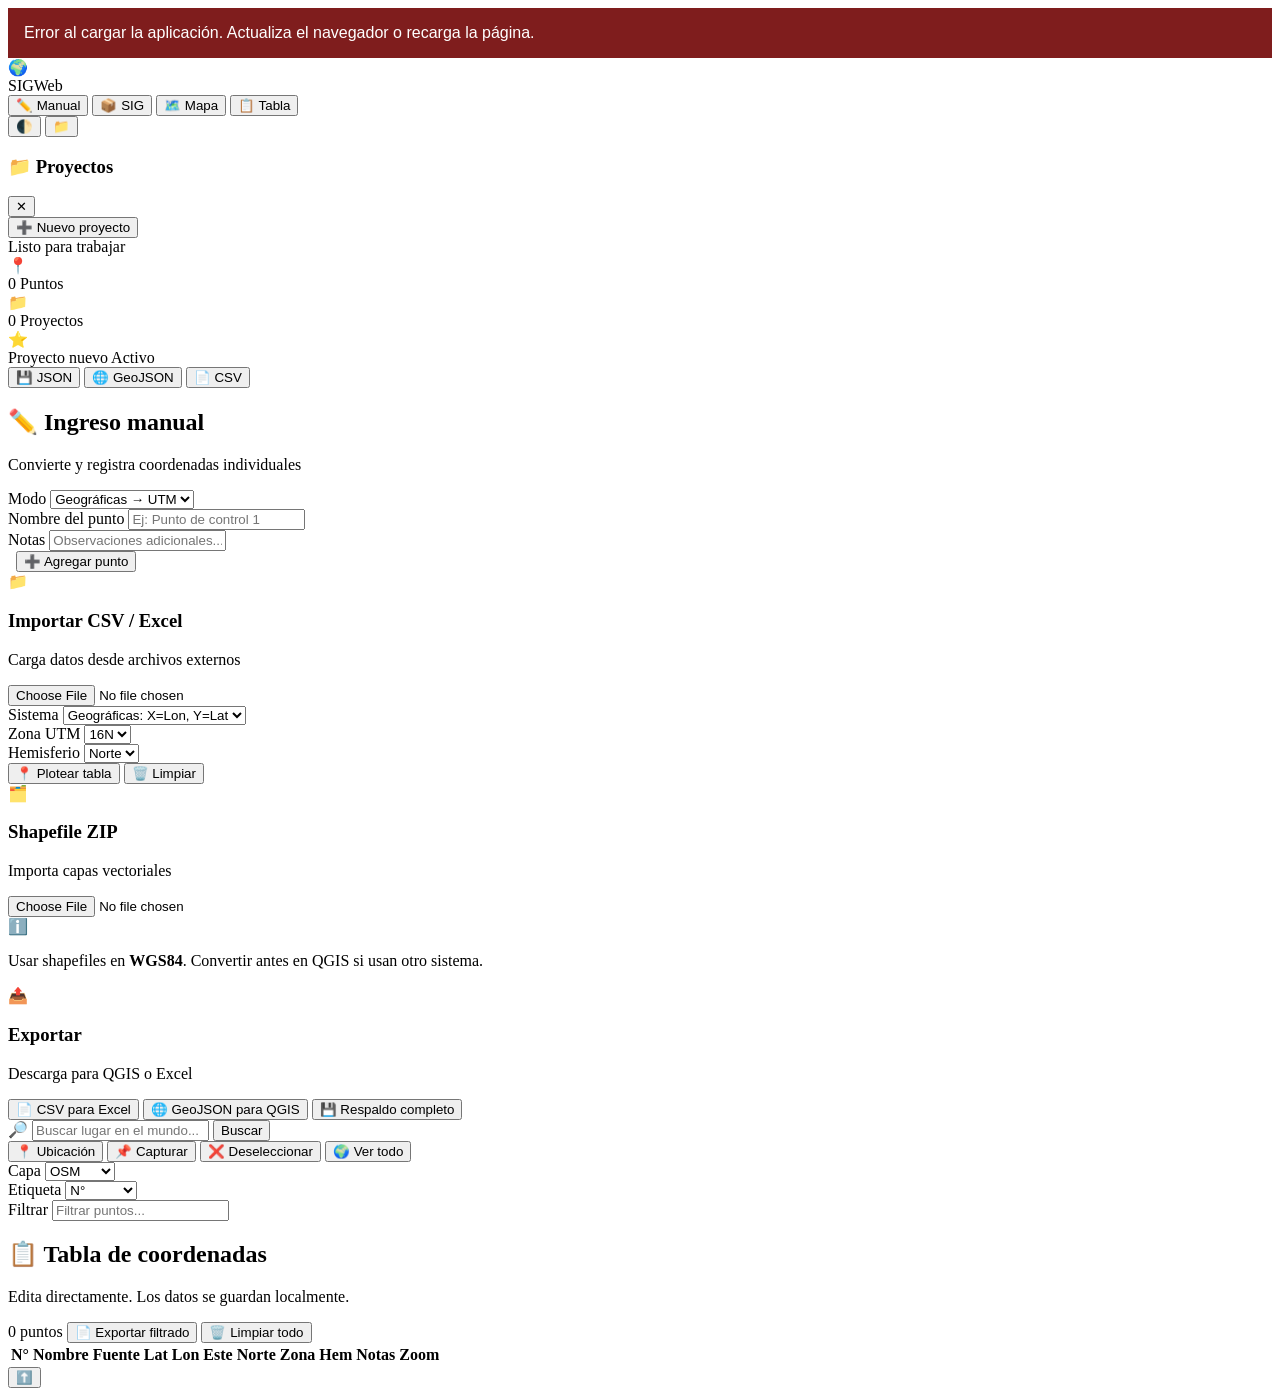
<file: index.html>
<!doctype html>
<html lang="es">
<head>
  <meta charset="UTF-8" />
  <meta name="viewport" content="width=device-width, initial-scale=1.0" />
  <title>Utilidades SIG Web v3.0</title>
  <link rel="stylesheet" href="src/styles-v3.css?v=300" />
  <link rel="preconnect" href="https://fonts.googleapis.com">
  <link href="https://fonts.googleapis.com/css2?family=Outfit:wght@300;400;500;600;700;800&display=swap" rel="stylesheet">
</head>
<body>
  <div id="app">
    <!-- Floating Nav -->
    <nav class="float-nav">
      <div class="nav-brand">
        <div class="logo">🌍</div>
        <span class="logo-text">SIG<span>Web</span></span>
      </div>
      <div class="nav-tabs">
        <button class="nav-tab active" data-tab="manual" onclick="switchTab('manual')">
          <span class="tab-icon">✏️</span>
          <span class="tab-label">Manual</span>
        </button>
        <button class="nav-tab" data-tab="gis" onclick="switchTab('gis')">
          <span class="tab-icon">📦</span>
          <span class="tab-label">SIG</span>
        </button>
        <button class="nav-tab" data-tab="map" onclick="switchTab('map')">
          <span class="tab-icon">🗺️</span>
          <span class="tab-label">Mapa</span>
        </button>
        <button class="nav-tab" data-tab="table" onclick="switchTab('table')">
          <span class="tab-icon">📋</span>
          <span class="tab-label">Tabla</span>
        </button>
      </div>
      <div class="nav-actions">
        <button class="btn-icon" onclick="toggleTheme()" title="Cambiar tema">🌓</button>
        <button class="btn-icon" onclick="showProjectsPanel()" title="Proyectos">📁</button>
      </div>
    </nav>

    <!-- Projects Panel (Slide-over) -->
    <div id="projectsPanel" class="slide-panel">
      <div class="panel-header">
        <h3>📁 Proyectos</h3>
        <button class="btn-icon" onclick="hideProjectsPanel()">✕</button>
      </div>
      <div class="panel-body">
        <button class="btn btn-primary btn-full" onclick="newProject();hideProjectsPanel()">➕ Nuevo proyecto</button>
        <div id="projects" class="projects-list"></div>
      </div>
      <div class="panel-footer">
        <div id="msg" class="toast">Listo para trabajar</div>
      </div>
    </div>
    <div id="panelOverlay" class="panel-overlay" onclick="hideProjectsPanel()"></div>

    <!-- Main Content -->
    <main class="main">
      <!-- Hero Stats Bar -->
      <div class="stats-bar">
        <div class="stat-card">
          <span class="stat-icon">📍</span>
          <div class="stat-info">
            <span id="pointCount" class="stat-value">0</span>
            <span class="stat-label">Puntos</span>
          </div>
        </div>
        <div class="stat-card">
          <span class="stat-icon">📁</span>
          <div class="stat-info">
            <span id="projectCount" class="stat-value">0</span>
            <span class="stat-label">Proyectos</span>
          </div>
        </div>
        <div class="stat-card active-project">
          <span class="stat-icon">⭐</span>
          <div class="stat-info">
            <span id="activeProjectName" class="stat-value truncate">Proyecto nuevo</span>
            <span class="stat-label">Activo</span>
          </div>
        </div>
        <div class="stat-actions">
          <button class="btn btn-glass" onclick="backupProject()">💾 JSON</button>
          <button class="btn btn-glass" onclick="exportGeoJSON()">🌐 GeoJSON</button>
          <button class="btn btn-glass" onclick="exportCsv(false)">📄 CSV</button>
        </div>
      </div>

      <!-- Tab: Manual -->
      <div id="tab-manual" class="tab-content active">
        <div class="content-grid">
          <div class="glass-card form-card">
            <div class="card-glow"></div>
            <h2 class="card-title">✏️ Ingreso manual</h2>
            <p class="card-subtitle">Convierte y registra coordenadas individuales</p>

            <div class="form-grid">
              <div class="input-group">
                <label>Modo</label>
                <select id="mode" onchange="renderForm()">
                  <option value="geo">Geográficas → UTM</option>
                  <option value="utm">UTM → Geográficas</option>
                </select>
              </div>
              <div class="input-group wide">
                <label>Nombre del punto</label>
                <input id="name" placeholder="Ej: Punto de control 1" />
              </div>
            </div>

            <div id="coordForm" class="form-grid"></div>

            <div class="form-grid">
              <div class="input-group wide">
                <label>Notas</label>
                <input id="notes" placeholder="Observaciones adicionales..." />
              </div>
              <div class="input-group action">
                <label>&nbsp;</label>
                <button class="btn btn-gradient btn-large" onclick="addManual()">
                  <span class="btn-glow"></span>
                  ➕ Agregar punto
                </button>
              </div>
            </div>
          </div>
        </div>
      </div>

      <!-- Tab: GIS Module -->
      <div id="tab-gis" class="tab-content">
        <div class="bento-grid">
          <!-- Import CSV/Excel -->
          <div class="glass-card bento-item bento-large">
            <div class="card-glow blue"></div>
            <div class="card-header-flex">
              <div class="card-icon-wrap blue">📁</div>
              <div>
                <h3>Importar CSV / Excel</h3>
                <p class="card-desc">Carga datos desde archivos externos</p>
              </div>
            </div>
            <div class="card-body">
              <input id="tableFile" class="file-drop" type="file" accept=".csv,.xlsx,.xls" onchange="handleTableFile(this.files[0])" />
              <div class="coord-grid">
                <div class="input-group">
                  <label>Sistema</label>
                  <select id="coordSystem" onchange="renderFieldMap()">
                    <option value="geo">Geográficas: X=Lon, Y=Lat</option>
                    <option value="utm">UTM WGS84</option>
                  </select>
                </div>
                <div class="input-group">
                  <label>Zona UTM</label>
                  <select id="defaultZone"><option value="16">16N</option><option value="17">17N</option></select>
                </div>
                <div class="input-group">
                  <label>Hemisferio</label>
                  <select id="defaultHem"><option value="N">Norte</option><option value="S">Sur</option></select>
                </div>
              </div>
              <div id="tableFieldMap" class="field-grid"></div>
              <div class="card-actions-flex">
                <button class="btn btn-gradient" onclick="importPreviewRows()">📍 Plotear tabla</button>
                <button class="btn btn-outline" onclick="clearImportPreview()">🗑️ Limpiar</button>
              </div>
              <div id="importPreview" class="preview-box"></div>
            </div>
          </div>

          <!-- Import Shapefile -->
          <div class="glass-card bento-item">
            <div class="card-glow purple"></div>
            <div class="card-header-flex">
              <div class="card-icon-wrap purple">🗂️</div>
              <div>
                <h3>Shapefile ZIP</h3>
                <p class="card-desc">Importa capas vectoriales</p>
              </div>
            </div>
            <div class="card-body">
              <input id="shapeFile" class="file-drop" type="file" accept=".zip" onchange="handleShapeZip(this.files[0])" />
              <div class="info-pill">
                <span>ℹ️</span>
                <p>Usar shapefiles en <strong>WGS84</strong>. Convertir antes en QGIS si usan otro sistema.</p>
              </div>
            </div>
          </div>

          <!-- Export -->
          <div class="glass-card bento-item">
            <div class="card-glow green"></div>
            <div class="card-header-flex">
              <div class="card-icon-wrap green">📤</div>
              <div>
                <h3>Exportar</h3>
                <p class="card-desc">Descarga para QGIS o Excel</p>
              </div>
            </div>
            <div class="card-body">
              <div class="export-stack">
                <button class="btn btn-gradient green" onclick="exportCsv(false)">
                  <span>📄</span> CSV para Excel
                </button>
                <button class="btn btn-gradient" onclick="exportGeoJSON()">
                  <span>🌐</span> GeoJSON para QGIS
                </button>
                <button class="btn btn-outline" onclick="backupProject()">
                  <span>💾</span> Respaldo completo
                </button>
              </div>
            </div>
          </div>
        </div>
      </div>

      <!-- Tab: Map -->
      <div id="tab-map" class="tab-content">
        <div class="map-hero">
          <div class="map-glass-controls">
            <div class="map-search-row">
              <div class="search-float">
                <span class="search-icon">🔎</span>
                <input id="placeSearch" placeholder="Buscar lugar en el mundo..." oninput="debouncedPlaceSearch()" onkeydown="if(event.key==='Enter') searchPlace(false)" />
                <button class="search-btn" onclick="searchPlace(false)">Buscar</button>
                <div id="placeResults" class="search-dropdown"></div>
              </div>
            </div>
            <div class="map-tools-row">
              <button id="locBtn" class="tool-btn" onclick="useLocation()">📍 Ubicación</button>
              <button id="captureBtn" class="tool-btn" onclick="toggleCaptureMode()">📌 Capturar</button>
              <button id="deselectPointBtn" class="tool-btn" onclick="deselectPoint()">❌ Deseleccionar</button>
              <button class="tool-btn" onclick="overview()">🌍 Ver todo</button>
              <div class="tool-divider"></div>
              <div class="input-group mini">
                <label>Capa</label>
                <select id="base" onchange="drawMap()">
                  <option value="osm">OSM</option>
                  <option value="carto">Claro</option>
                  <option value="topo">Topo</option>
                  <option value="sat">Satelital</option>
                </select>
              </div>
              <div class="input-group mini">
                <label>Etiqueta</label>
                <select id="labelField" onchange="drawMap()">
                  <option value="numero">N°</option>
                  <option value="nombre">Nombre</option>
                  <option value="zona">Zona</option>
                  <option value="latlon">Lat/Lon</option>
                  <option value="none">Ninguna</option>
                </select>
              </div>
              <div class="input-group mini grow">
                <label>Filtrar</label>
                <input id="pointFilter" placeholder="Filtrar puntos..." oninput="renderTable()" />
              </div>
            </div>
          </div>
          <div id="map" class="map-canvas"></div>
        </div>
      </div>

      <!-- Tab: Table -->
      <div id="tab-table" class="tab-content">
        <div class="glass-card table-glass">
          <div class="card-glow orange"></div>
          <div class="table-header-flex">
            <div>
              <h2 class="card-title">📋 Tabla de coordenadas</h2>
              <p class="card-subtitle">Edita directamente. Los datos se guardan localmente.</p>
            </div>
            <div class="table-actions-flex">
              <span id="tableCount" class="counter-pill">0 puntos</span>
              <button class="btn btn-gradient" onclick="exportCsv(true)">📄 Exportar filtrado</button>
              <button class="btn btn-outline danger" onclick="clearTable()">🗑️ Limpiar todo</button>
            </div>
          </div>
          <div class="table-scroll">
            <table class="data-table">
              <thead>
                <tr>
                  <th>N°</th><th>Nombre</th><th>Fuente</th><th>Lat</th><th>Lon</th>
                  <th>Este</th><th>Norte</th><th>Zona</th><th>Hem</th><th>Notas</th>
                  <th>Zoom</th><th></th>
                </tr>
              </thead>
              <tbody id="tbody"></tbody>
            </table>
          </div>
        </div>
      </div>
    </main>

    <!-- Floating Action Button -->
    <button class="fab" onclick="scrollToTop()" title="Ir arriba">⬆️</button>
  </div>

  <script src="app-v3.js?v=300"></script>
</body>
</html>
</file>
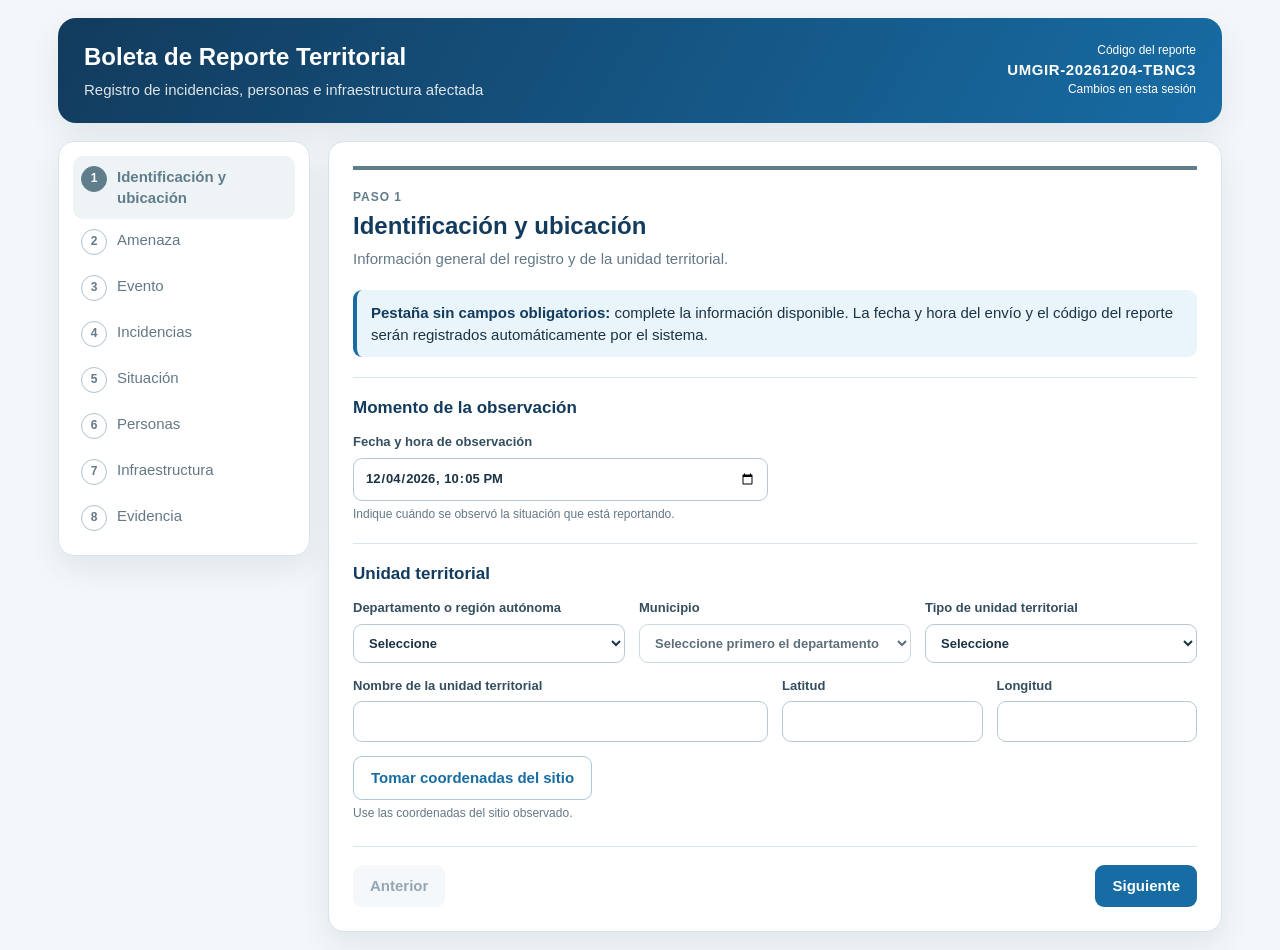
<file: boleta-reporte-territorial/index.html>
<!doctype html>
<html lang="es">
<head>
<meta charset="utf-8"><meta name="viewport" content="width=device-width,initial-scale=1">
<title>Boleta de Reporte Territorial</title>
<style>
:root{--navy:#123b5d;--blue:#176ca4;--sky:#eaf5fb;--line:#d8e3ea;--ink:#1b3343;--muted:#647887;--bg:#f3f7f9;--ok:#18794e;--warn:#b86600;--bad:#b42318;--white:#fff;--shadow:0 12px 30px rgba(17,54,79,.09);--location:#607d8b;--threat:#6f52a2;--event:#178a8a;--incidence:#bd7411;--situation:#c95835;--people:#ad4967;--infra:#2f7d59;--evidence:#176ca4}
*{box-sizing:border-box}body{margin:0;background:var(--bg);color:var(--ink);font-family:"Century Gothic",Arial,sans-serif;font-size:15px;line-height:1.45}button,input,select,textarea{font:inherit}button{cursor:pointer}.app{max-width:1200px;margin:auto;padding:18px}.hero{background:linear-gradient(120deg,var(--navy),var(--blue));color:#fff;border-radius:18px;padding:22px 26px;display:flex;justify-content:space-between;gap:20px;align-items:center;box-shadow:var(--shadow)}.hero h1{font-size:24px;margin:0 0 4px}.hero p{margin:0;opacity:.86}.code{text-align:right;font-size:12px}.code strong{display:block;font-size:15px;letter-spacing:.04em}.callout{margin:14px 0;padding:13px 15px;border-radius:11px;background:#fff8e5;border:1px solid #edd08a;border-left:5px solid #d69500;color:#604400}.layout{display:grid;grid-template-columns:252px 1fr;gap:18px;margin-top:18px}.side,.panel{background:#fff;border:1px solid var(--line);border-radius:16px;box-shadow:var(--shadow)}.side{padding:14px;position:sticky;top:12px;height:max-content}.step{width:100%;border:0;background:transparent;border-radius:10px;padding:10px 8px;display:flex;gap:10px;text-align:left;color:var(--muted);align-items:flex-start}.step .n{min-width:26px;height:26px;border:1px solid #afc1cc;border-radius:50%;display:grid;place-items:center;font-size:12px;font-weight:700}.step.active{background:var(--sky);color:var(--navy);font-weight:700}.step.active .n{background:var(--blue);border-color:var(--blue);color:#fff}.step.done .n{background:var(--ok);border-color:var(--ok);color:#fff}.panel{padding:24px;min-height:650px}.page{display:none}.page.active{display:block}.kicker{font-size:12px;letter-spacing:.08em;text-transform:uppercase;color:var(--blue);font-weight:700}.page h2{margin:3px 0 4px;font-size:24px;color:var(--navy)}.lead{color:var(--muted);margin:0 0 20px}.section{border-top:1px solid var(--line);padding-top:18px;margin-top:20px}.section:first-of-type{border-top:0;padding-top:0}.section h3{font-size:17px;margin:0 0 12px;color:var(--navy)}.grid{display:grid;grid-template-columns:repeat(12,1fr);gap:14px}.c12{grid-column:span 12}.c8{grid-column:span 8}.c6{grid-column:span 6}.c4{grid-column:span 4}.c3{grid-column:span 3}.field{display:block;font-size:13px;font-weight:700;color:#344e5f}.req:after{content:" *";color:var(--bad)}input,select,textarea{width:100%;margin-top:6px;border:1px solid #b9c9d3;border-radius:9px;padding:10px 11px;background:#fff;color:var(--ink)}input:focus,select:focus,textarea:focus{outline:3px solid rgba(23,108,164,.14);border-color:var(--blue)}input[readonly]{background:#f0f4f6;color:#4e6472}textarea{min-height:88px;resize:vertical}.hint,.mini{display:block;color:var(--muted);font-size:12px;font-weight:400;margin-top:5px}.info{background:var(--sky);border-left:4px solid var(--blue);border-radius:9px;padding:12px 14px;margin:12px 0}.info strong{color:var(--navy)}.warning{background:#fff5eb;border-left-color:#ef7d00}.hidden{display:none!important}.choices{display:flex;gap:8px;flex-wrap:wrap}.choice{position:relative}.choice input{position:absolute;opacity:0;pointer-events:none}.choice span{display:block;border:1px solid #b8cad5;border-radius:999px;padding:8px 13px;background:#fff;color:#405a6b}.choice input:checked+span{background:var(--navy);border-color:var(--navy);color:#fff}.cards{display:grid;grid-template-columns:repeat(2,1fr);gap:10px}.pick{display:flex;gap:10px;border:1px solid var(--line);border-radius:11px;padding:12px;align-items:flex-start}.pick input{width:auto;margin:3px 0 0}.pick strong{display:block}.pick small{display:block;color:var(--muted)}.subcard{border:1px solid var(--line);border-radius:12px;background:#fbfdfe;padding:15px;margin-top:12px}.subcard h4{margin:0 0 10px;color:var(--navy)}.tag{display:inline-block;background:#e8f2f8;color:var(--navy);border-radius:999px;padding:4px 9px;font-size:12px;font-weight:700}.metrics{display:grid;grid-template-columns:repeat(6,1fr);gap:9px}.metric{border:1px solid var(--line);background:#f7fafb;border-radius:10px;padding:9px}.metric label{font-size:11px;font-weight:700}.metric input{margin-top:4px}.table-wrap{overflow-x:auto;border:1px solid var(--line);border-radius:11px}table{width:100%;border-collapse:collapse;min-width:720px}th,td{padding:9px;border-bottom:1px solid var(--line);text-align:left;vertical-align:middle}th{background:#edf4f7;color:#355064;font-size:12px}td input,td select{margin:0;min-width:78px}tr:last-child td{border-bottom:0}.total{font-weight:700;background:#f6f9fa}.status{padding:10px 12px;border-radius:9px;margin-top:10px;font-size:13px}.status.ok{background:#e8f7ef;color:#17603e;border:1px solid #bce2ce}.status.bad{background:#fff0ee;color:#8d1c15;border:1px solid #f0c1bc}.row-card{border:1px solid var(--line);border-radius:12px;background:#fbfdfe;padding:14px;margin:12px 0}.row-head{display:flex;justify-content:space-between;align-items:center;margin-bottom:10px}.row-head strong{color:var(--navy)}.icon-btn{border:1px solid #efb6b1;color:var(--bad);background:#fff;border-radius:8px;padding:5px 9px}.priority{display:flex;align-items:center;gap:13px;border:1px solid var(--line);border-radius:11px;padding:13px}.light{width:18px;height:18px;border-radius:50%;background:#9aabb5;box-shadow:0 0 0 5px #e7edf1}.priority.red .light{background:#d92d20;box-shadow:0 0 0 5px #fee4e2}.priority.orange .light{background:#f79009;box-shadow:0 0 0 5px #fef0c7}.priority.yellow .light{background:#eaaa08;box-shadow:0 0 0 5px #fef7c3}.priority.green .light{background:#12b76a;box-shadow:0 0 0 5px #d1fadf}.upload{border:2px dashed #a9becb;border-radius:12px;padding:20px;text-align:center;background:#f9fbfc}.dashboard{display:grid;grid-template-columns:repeat(4,1fr);gap:10px}.tile{border:1px solid var(--line);border-radius:11px;padding:12px;background:#fff}.tile span{display:block;color:var(--muted);font-size:11px}.tile strong{font-size:23px;color:var(--navy)}pre{background:#102d41;color:#dcecf5;border-radius:10px;padding:15px;overflow:auto;max-height:300px;font-size:12px}.actions{display:flex;justify-content:space-between;gap:12px;margin-top:24px;padding-top:18px;border-top:1px solid var(--line)}.btn{border:0;border-radius:9px;padding:10px 17px;font-weight:700}.btn.primary{background:var(--blue);color:#fff}.btn.secondary{background:#e9f0f4;color:var(--navy)}.btn.ghost{background:#fff;color:var(--blue);border:1px solid #abc7d9}.btn:disabled{opacity:.45;cursor:not-allowed}.error-box{background:#fff0ee;border:1px solid #f0c1bc;color:#8d1c15;border-radius:10px;padding:12px;margin:12px 0}
@media(max-width:880px){.layout{grid-template-columns:1fr}.side{position:static;display:flex;overflow:auto}.step{min-width:140px}.panel{padding:18px}.c8,.c6,.c4,.c3{grid-column:span 12}.cards{grid-template-columns:1fr}.metrics{grid-template-columns:repeat(2,1fr)}.dashboard{grid-template-columns:repeat(2,1fr)}.code{display:none}}@media print{body{background:#fff}.side,.actions,.callout{display:none}.layout{display:block}.panel{box-shadow:none;border:0}.page{display:block!important;page-break-after:always}.app{max-width:none}}
.impact-box{margin-top:13px;padding:12px;border-radius:10px;background:#eef6fa;border:1px solid #cfe1eb}.impact-box>strong{display:block;color:var(--navy);font-size:13px;margin-bottom:7px}.impact-options{display:flex;flex-wrap:wrap;gap:8px}.impact-choice{position:relative}.impact-choice input{position:absolute;opacity:0;pointer-events:none}.impact-choice span{display:block;border:1px solid #abc4d2;border-radius:999px;padding:7px 11px;background:#fff;color:#385466;font-size:12px;font-weight:700}.impact-choice input:checked+span{background:var(--blue);border-color:var(--blue);color:#fff}.impact-guide{display:block;color:#526d7d;font-size:11px;margin-top:7px}.metric-reference{background:#fff8e5;border-color:#edd08a}
.step{--step-color:var(--blue);--step-bg:var(--sky)}.step[data-go="0"]{--step-color:var(--location);--step-bg:#eef3f5}.step[data-go="1"]{--step-color:var(--threat);--step-bg:#f2eef9}.step[data-go="2"]{--step-color:var(--event);--step-bg:#eaf7f6}.step[data-go="3"]{--step-color:var(--incidence);--step-bg:#fff5e7}.step[data-go="4"]{--step-color:var(--situation);--step-bg:#fff0eb}.step[data-go="5"]{--step-color:var(--people);--step-bg:#faedf2}.step[data-go="6"]{--step-color:var(--infra);--step-bg:#eaf6ef}.step[data-go="7"]{--step-color:var(--evidence);--step-bg:#eaf5fb}.step.active{background:var(--step-bg);color:var(--step-color)}.step.active .n{background:var(--step-color);border-color:var(--step-color)}.page.active{border-top:4px solid var(--page-color,var(--blue));padding-top:15px}.page[data-step="0"]{--page-color:var(--location)}.page[data-step="1"]{--page-color:var(--threat)}.page[data-step="2"]{--page-color:var(--event)}.page[data-step="3"]{--page-color:var(--incidence)}.page[data-step="4"]{--page-color:var(--situation)}.page[data-step="5"]{--page-color:var(--people)}.page[data-step="6"]{--page-color:var(--infra)}.page[data-step="7"]{--page-color:var(--evidence)}.page .kicker{color:var(--page-color)}.report-thread{margin:0 0 20px;padding:12px 14px;border:1px solid var(--line);border-radius:12px;background:#f8fafb}.thread-title{display:block;font-size:11px;text-transform:uppercase;letter-spacing:.08em;color:var(--muted);font-weight:700;margin-bottom:8px}.thread-flow{display:flex;align-items:stretch;gap:7px;overflow-x:auto}.thread-node{min-width:145px;border-radius:9px;padding:8px 10px;border-left:4px solid var(--node);background:#fff}.thread-node small{display:block;color:var(--muted);font-size:10px}.thread-node strong{display:block;color:#294454;font-size:12px;white-space:nowrap;overflow:hidden;text-overflow:ellipsis;max-width:210px}.thread-location{--node:var(--location)}.thread-threat{--node:var(--threat)}.thread-event{--node:var(--event)}.thread-incidence{--node:var(--incidence)}.thread-arrow{align-self:center;color:#8da0ac;font-size:20px}.pick:has(input:checked){border-color:var(--incidence);background:#fff7ec;box-shadow:inset 4px 0 0 var(--incidence)}.answer-yes{background:#e9f6f2!important;border-color:#79bda7!important;color:#145c45!important}.answer-unknown{background:#fff7e7!important;border-color:#e0b35f!important;color:#754b00!important}.answer-no{background:#f1f4f6!important;border-color:#b9c5cc!important;color:#526673!important}.field-error{border-color:var(--bad)!important;outline:3px solid rgba(180,35,24,.12)!important}.people-inc-card{border-left:4px solid var(--people)}.infra-inc-card{border-left:4px solid var(--infra)}.situation-card{border-left:4px solid var(--situation)}#threat{border-left:4px solid var(--threat)}#event{border-left:4px solid var(--event)}
.prefill-note{background:#edf8f2;border:1px solid #b9dec9;color:#245b43;border-radius:9px;padding:9px 11px;margin:10px 0;font-size:12px}.evidence-summary{display:flex;justify-content:center;gap:10px;flex-wrap:wrap;margin-top:10px}.evidence-file{display:grid;grid-template-columns:1fr auto;gap:10px;align-items:center;text-align:left;border:1px solid var(--line);background:#fff;border-radius:9px;padding:9px 11px;margin-top:8px}.evidence-file strong{display:block;font-size:12px;color:var(--navy);overflow-wrap:anywhere}.evidence-file span{font-size:11px;color:var(--muted)}.upload input[type="file"]{max-width:520px}.upload-status{font-weight:700;color:var(--navy)}.upload-status.over{color:var(--bad)}
</style>
</head>
<body><div class="app">
<header class="hero"><div><h1>Boleta de Reporte Territorial</h1><p>Registro de incidencias, personas e infraestructura afectada</p></div><div class="code">Código del reporte<strong id="reportCode"></strong><span id="saveState">Borrador de reporte</span></div></header>
<div class="layout"><nav class="side" id="stepNav"></nav><main class="panel"><form id="form" novalidate>
<section class="page active" data-step="0"><span class="kicker">Paso 1</span><h2>Identificación y ubicación</h2><p class="lead">Información general del registro y de la unidad territorial.</p>
 <div class="info"><strong>Pestaña sin campos obligatorios:</strong> complete la información disponible. La fecha y hora del envío y el código del reporte serán registrados automáticamente por el sistema.</div>
 <div class="section"><h3>Momento de la observación</h3><div class="grid">
  <label class="field c6">Fecha y hora de observación<input id="observedAt" type="datetime-local"><span class="hint">Indique cuándo se observó la situación que está reportando.</span></label>
 </div></div>
 <div class="section"><h3>Unidad territorial</h3><div class="grid">
  <label class="field c4">Departamento o región autónoma<select id="department"><option value="">Seleccione</option><option>Boaco</option><option>Carazo</option><option>Chinandega</option><option>Chontales</option><option>Estelí</option><option>Granada</option><option>Jinotega</option><option>León</option><option>Madriz</option><option>Managua</option><option>Masaya</option><option>Matagalpa</option><option>Nueva Segovia</option><option value="RACCN">Región Autónoma de la Costa Caribe Norte (RACCN)</option><option value="RACCS">Región Autónoma de la Costa Caribe Sur (RACCS)</option><option>Río San Juan</option><option>Rivas</option></select></label>
  <label class="field c4">Municipio<select id="municipality" disabled><option value="">Seleccione primero el departamento</option></select></label><label class="field c4 hidden" id="districtField">Distrito del municipio de Managua<select id="district"><option value="">Seleccione</option><option>Distrito I</option><option>Distrito II</option><option>Distrito III</option><option>Distrito IV</option><option>Distrito V</option><option>Distrito VI</option><option>Distrito VII</option></select><span class="hint">Este campo aparece únicamente para el municipio de Managua.</span></label><label class="field c4">Tipo de unidad territorial<select id="territoryType"><option value="">Seleccione</option><option>Barrio</option><option>Comunidad</option></select></label>
  <label class="field c6">Nombre de la unidad territorial<input id="territoryName"></label><label class="field c3">Latitud<input id="latitude" type="number" min="10" max="16" step="any"></label><label class="field c3">Longitud<input id="longitude" type="number" min="-88" max="-82" step="any"></label>
  <div class="c12"><button class="btn ghost" type="button" id="geoBtn">Tomar coordenadas del sitio</button><span id="geoMsg" class="hint">Use las coordenadas del sitio observado.</span></div>
 </div></div>
</section>

<section class="page" data-step="1"><span class="kicker">Paso 2</span><h2>Amenaza</h2><p class="lead">Selecciona el origen general. Las consecuencias se registran después como incidencias.</p>
 <label class="field c6 req">Tipo de amenaza<select id="threat" required><option value="">Seleccione</option><option value="hydromet">Hidrológica / meteorológica</option><option value="geological">Geológica</option><option value="anthropic">Antrópica / tecnológica</option></select></label>
 <div class="info"><strong>Ejemplo:</strong> un huracán es el evento generador; vientos fuertes, inundación o caída de árboles son incidencias asociadas.</div>
</section>

<section class="page" data-step="2"><span class="kicker">Paso 3</span><h2>Evento generador</h2><p class="lead">Identifica el evento común al que pertenecerán todas las incidencias de esta respuesta.</p>
 <div class="grid"><label class="field c6 req">Evento<select id="event" required><option value="">Primero seleccione la amenaza</option></select></label><label class="field c6">Nombre o referencia oficial<input id="eventName" placeholder="Ej. Huracán Julia / sismo 7,4"></label>
 <label class="field c6">Fuente de información<input id="eventSource" placeholder="INETER, COMUPRED, UMGIR..."></label></div>
</section>

<section class="page" data-step="3"><span class="kicker">Paso 4</span><h2>Incidencias observadas</h2><p class="lead">Marca únicamente las consecuencias presentes en la unidad territorial. Los detalles aparecerán después.</p>
 <div id="incidenceArea"><div class="cards" id="incidencePicks"></div><label class="field c12" style="margin-top:14px">Otra incidencia no incluida<input id="otherIncidence" placeholder="Especifique solo si es necesario"></label></div>
 <div class="section" id="componentSection"><h3>Afectaciones que se verificarán</h3><div class="info"><strong>Se registran por incidencia:</strong> en el paso siguiente indique si cada incidencia afectó personas, viviendas o infraestructura, o medios de vida. Solo se abrirán los apartados que correspondan.</div><div id="impactSummary" class="mini">Todavía no se han marcado afectaciones.</div></div>
</section>

<section class="page" data-step="4"><span class="kicker">Paso 5</span><h2>Situación actual</h2><p class="lead">Responda únicamente las preguntas que correspondan al evento y a las incidencias seleccionadas.</p>
 <div id="situationArea">
 <div id="generalSituation"></div>
 <div id="incidenceSituation"></div><label class="field c12">Acciones realizadas y necesidades urgentes<textarea id="actions"></textarea></label>
 </div>
</section>

<section class="page" data-step="5"><span class="kicker">Paso 6</span><h2>Personas afectadas</h2><p class="lead">Este apartado aparece únicamente cuando se indica que una o más incidencias afectaron personas o familias.</p>
 <div id="peopleNA" class="info"><strong>No aplica:</strong> no se seleccionó afectación a personas o familias.</div><div id="peopleArea" class="hidden">
 <div class="info"><strong>Personas por incidencia y ámbito:</strong> añada solo los lugares en los que se conoce afectación —por ejemplo, viviendas, escuelas, hospitales o instituciones—. Si esa misma incidencia también dañó la infraestructura, el tipo seleccionado quedará preparado en el paso siguiente para ahorrar tiempo; podrá cambiarlo, eliminarlo o añadir otro.</div>
 <div id="peopleErrors" class="error-box hidden" role="alert"></div>
 <div id="peopleByIncidence"></div>
 </div>
</section>

<section class="page" data-step="6"><span class="kicker">Paso 7</span><h2>Viviendas e infraestructura</h2><p class="lead">Añade solamente los grupos afectados. Cada fila representa una cantidad con la misma condición final.</p>
 <div id="infraNA" class="info"><strong>No aplica:</strong> no se seleccionó afectación a viviendas o infraestructura.</div><div id="infraArea" class="hidden">
 <div class="info"><strong>Registro por incidencia:</strong> los tipos relacionados con el paso de Personas aparecerán preseleccionados cuando corresponda. Esto es una ayuda de llenado, no una confirmación automática de daño: complete cantidad y condición solo si la infraestructura fue realmente afectada. Puede cambiar el tipo, eliminarlo o añadir cualquier otro.</div>
 <div id="infraByIncidence"></div>
 </div>
 <div id="livelihoodArea" class="section hidden"><h3>Medios de vida</h3><div class="grid"><label class="field c3">Cultivos afectados (ha)<input id="cropArea" type="number" min="0" step="0.01"></label><label class="field c3">Animales o ganado afectados<input id="animals" type="number" min="0" step="1"></label><label class="field c3">Embarcaciones o equipos de pesca<input id="fishingAssets" type="number" min="0" step="1"></label><label class="field c3">Unidades productivas o comerciales<input id="productiveUnits" type="number" min="0" step="1"></label><label class="field c12">Tipo de cultivo, ganado, pesca, comercio o actividad productiva afectada<textarea id="livelihoodDetail"></textarea></label></div></div>
</section>

<section class="page" data-step="7"><span class="kicker">Paso 8</span><h2>Evidencia y envío</h2><p class="lead">Adjunte evidencia disponible y confirme la información registrada.</p>
 <div class="upload"><strong>Fotografías y videos</strong><p class="mini">Puede seleccionar varios archivos y volver a añadir más. Se aceptan imágenes y videos hasta un máximo combinado de 50 MB.</p><input id="evidence" type="file" accept="image/*,video/*" multiple><div class="evidence-summary"><span id="fileCount" class="tag">0 archivos</span><span id="fileSize" class="upload-status">0 MB de 50 MB</span></div><div id="fileErrors" class="status bad hidden" role="alert"></div><div id="fileList"></div></div>
 <div class="section"><h3>Responsable</h3><div class="grid"><label class="field c6 req">Nombre del técnico UMGIR<input id="reporter" required></label><label class="field c6">Contacto<input id="contact"></label><label class="field c12"><span class="choice"><input id="confirmed" type="checkbox"><span>Confirmo que la información corresponde a lo observado y que evité duplicidades.</span></span></label></div></div>
 <div class="section"><h3>Registro estructurado</h3><pre id="preview">{}</pre></div><div id="errors" class="error-box hidden"></div>
 <div class="choices"><button class="btn ghost" type="button" id="download">Descargar JSON</button><button class="btn ghost" type="button" onclick="window.print()">Imprimir</button><button class="btn primary" type="button" id="validate">Validar respuesta</button></div>
</section>

<div class="actions"><button class="btn secondary" type="button" id="prev">Anterior</button><button class="btn primary" type="button" id="next">Siguiente</button></div>
</form></main></div></div>
<script>
const catalog={hydromet:{label:'Hidrológica / meteorológica',events:{flood:{label:'Inundación',inc:['Inundación fluvial por desborde','Anegamiento pluvial','Inundación costera','Represamiento de cauce','Falla de drenaje u obra hidráulica']},river:{label:'Crecida de río o quebrada',inc:['Nivel del río subiendo','Desborde de río o quebrada','Erosión de orilla','Socavación de camino o puente','Paso o comunidad incomunicada']},drought:{label:'Sequía',inc:['Pérdida o daño de cultivos','Disminución de agua en pozos o fuentes','Afectación al ganado o animales','Erosión o pérdida de suelo seco']},cyclone:{label:'Ciclón tropical / huracán',inc:['Vientos fuertes','Lluvias intensas','Inundación fluvial por desborde','Anegamiento pluvial','Marejada ciclónica','Caída de árboles o postes','Deslizamiento o derrumbe','Lahar','Hundimiento']},storm:{label:'Tormenta eléctrica',inc:['Caída de rayo','Lluvia intensa','Anegamiento pluvial','Caída de árboles o postes','Daño eléctrico','Daño de carretera']},rain:{label:'Lluvia intensa',inc:['Anegamiento pluvial','Crecida o desborde de río','Deslizamiento o derrumbe','Erosión o socavación','Camino cortado o incomunicación','Lahar','Hundimiento','Daño de carretera']},hail:{label:'Granizada',inc:['Daño en techos','Daño de cultivos','Lesiones a personas o animales']},tornado:{label:'Tornado / tromba marina',inc:['Daño por viento','Caída de árboles o postes','Objetos proyectados','Afectación de embarcaciones']},heat:{label:'Ola de calor',inc:['Personas afectadas por calor','Afectación de animales','Incendio forestal o agropecuario','Incendio estructural']},cold:{label:'Frente frío',inc:['Vientos fuertes','Lluvias','Descenso fuerte de temperatura','Oleaje fuerte o marejada']}}},geological:{label:'Geológica',events:{earthquake:{label:'Sismo / terremoto',inc:['Grietas o daños en viviendas y edificios','Estructura colapsada','Incendio estructural','Deslizamiento o derrumbe','Tsunami','Daño de carretera']},volcano:{label:'Actividad volcánica',inc:['Caída de ceniza','Emisión de gases','Flujo de lava','Flujo piroclástico','Lahar','Caída de proyectiles balísticos (rocas grandes)','Lluvia ácida','Sonido de explosiones']},landslide:{label:'Movimiento de ladera',inc:['Deslizamiento o derrumbe','Caída de roca','Hundimiento','Erosión severa o pérdida de suelo','Daño de carretera']}}},anthropic:{label:'Antrópica / tecnológica',events:{fire:{label:'Incendio',inc:['Incendio forestal','Incendio agrícola','Incendio de maleza','Incendio estructural o urbano','Incendio en vertedero o basurero']},tech:{label:'Accidente tecnológico',inc:['Derrame de combustible','Fuga de gas','Sustancia peligrosa derramada','Apagón masivo']},transport:{label:'Accidente de transporte',inc:['Accidente de tránsito terrestre','Accidente acuático','Accidente aéreo']},contamination:{label:'Contaminación',inc:['Contaminación de fuente de agua','Contaminación del aire','Contaminación del suelo']},critical:{label:'Falla de infraestructura crítica',inc:['Colapso de edificio o vivienda','Daño o colapso de puente','Daño de carretera','Caída de torre, poste o rótulo','Ruptura de tubería de agua','Falla de sistema eléctrico']}}}};
const municipalitiesByDepartment={
 'Boaco':['Boaco','Camoapa','San José de los Remates','San Lorenzo','Santa Lucía','Teustepe'],
 'Carazo':['Diriamba','Dolores','El Rosario','Jinotepe','La Conquista','La Paz de Carazo','San Marcos','Santa Teresa'],
 'Chinandega':['Chichigalpa','Chinandega','Cinco Pinos','Corinto','El Realejo','El Viejo','Posoltega','Puerto Morazán','San Francisco del Norte','San Pedro del Norte','Santo Tomás del Norte','Somotillo','Villanueva'],
 'Chontales':['Acoyapa','Comalapa','El Coral','Juigalpa','La Libertad','San Francisco de Cuapa','San Pedro de Lóvago','Santo Domingo','Santo Tomás','Villa Sandino'],
 'Estelí':['Condega','Estelí','La Trinidad','Pueblo Nuevo','San Juan de Limay','San Nicolás'],
 'Granada':['Diriá','Diriomo','Granada','Nandaime'],
 'Jinotega':['El Cuá','Jinotega','La Concordia','San José de Bocay','San Rafael del Norte','San Sebastián de Yalí','Santa María de Pantasma','Wiwilí de Jinotega'],
 'León':['Achuapa','El Jicaral','El Sauce','La Paz Centro','Larreynaga','León','Nagarote','Quezalguaque','Santa Rosa del Peñón','Telica'],
 'Madriz':['Las Sabanas','Palacagüina','San José de Cusmapa','San Juan de Río Coco','San Lucas','Somoto','Telpaneca','Totogalpa','Yalagüina'],
 'Managua':['Ciudad Sandino','El Crucero','Managua','Mateare','San Francisco Libre','San Rafael del Sur','Ticuantepe','Tipitapa','Villa El Carmen'],
 'Masaya':['Catarina','La Concepción','Masatepe','Masaya','Nandasmo','Nindirí','Niquinohomo','San Juan de Oriente','Tisma'],
 'Matagalpa':['Ciudad Darío','El Tuma-La Dalia','Esquipulas','Matagalpa','Matiguás','Muy Muy','Rancho Grande','Río Blanco','San Dionisio','San Isidro','San Ramón','Sébaco','Terrabona'],
 'Nueva Segovia':['Ciudad Antigua','Dipilto','El Jícaro','Jalapa','Macuelizo','Mozonte','Murra','Ocotal','Quilalí','San Fernando','Santa María','Wiwilí de Nueva Segovia'],
 'RACCN':['Bonanza','Mulukukú','Prinzapolka','Puerto Cabezas','Rosita','Siuna','Waslala','Waspam'],
 'RACCS':['Bluefields','Corn Island','Desembocadura de Río Grande','El Ayote','El Rama','El Tortuguero','Kukra Hill','La Cruz de Río Grande','Laguna de Perlas','Muelle de los Bueyes','Nueva Guinea','Paiwas'],
 'Río San Juan':['El Almendro','El Castillo','Morrito','San Carlos','San Juan de Nicaragua','San Miguelito'],
 'Rivas':['Altagracia','Belén','Buenos Aires','Cárdenas','Moyogalpa','Potosí','Rivas','San Jorge','San Juan del Sur','Tola']
};
const infraCatalog={housing:{label:'Viviendas'},school:{label:'Escuelas y centros educativos'},hospital:{label:'Hospitales'},health_center:{label:'Centros y puestos de salud'},public:{label:'Instituciones públicas y de respuesta'},community:{label:'Centros comunitarios, albergues o templos'},roads:{label:'Carreteras y caminos'},bridges:{label:'Puentes, alcantarillas o cajas puente'},water:{label:'Agua potable y saneamiento'},energy:{label:'Energía eléctrica y telecomunicaciones'},transport_nodes:{label:'Puertos, aeropuertos o embarcaderos'},private:{label:'Infraestructura productiva, comercial o privada'}};
const peopleContexts={population:{label:'Viviendas o población del sector'},education:{label:'Escuelas y centros educativos'},hospital:{label:'Hospitales'},health_center:{label:'Centros o puestos de salud'},public:{label:'Instituciones públicas o de respuesta'},community:{label:'Centros comunitarios, albergues o templos'},transport:{label:'Transporte o vía pública'},private:{label:'Actividad productiva, comercial o privada'},other:{label:'Otro ámbito'}};
const peopleToInfra={population:'housing',education:'school',hospital:'hospital',health_center:'health_center',public:'public',community:'community',private:'private'};
const MAX_EVIDENCE_BYTES=50*1024*1024;
const steps=['Identificación y ubicación','Amenaza','Evento','Incidencias','Situación','Personas','Infraestructura','Evidencia'];let current=0,infraSeq=0,peopleSeq=0,peopleDrafts={},infraDrafts={},situationDrafts={},evidenceFiles=[],dismissedInfraSuggestions=new Set();const $=id=>document.getElementById(id),val=id=>$(id)?.value||'',num=id=>Number(val(id)||0),checked=id=>!!$(id)?.checked;
function dt(d=new Date()){const z=n=>String(n).padStart(2,'0');return `${d.getFullYear()}-${z(d.getMonth()+1)}-${z(d.getDate())}T${z(d.getHours())}:${z(d.getMinutes())}`}
function code(){const d=new Date(),z=n=>String(n).padStart(2,'0');return `UMGIR-${d.getFullYear()}${z(d.getMonth()+1)}${z(d.getDate())}-${Math.random().toString(36).slice(2,7).toUpperCase()}`}
function init(){$('reportCode').textContent=code();$('observedAt').value=dt();$('stepNav').innerHTML=steps.map((s,i)=>`<button type="button" class="step ${i===0?'active':''}" data-go="${i}"><span class="n">${i+1}</span><span>${s}</span></button>`).join('');bind();updateMunicipalityOptions();updateEventOptions();updateComponents();paintResponses();show()}
function bind(){document.querySelectorAll('[data-go]').forEach(b=>b.onclick=()=>{const n=Number(b.dataset.go);if(n<=current||validatePage(current)){current=n;show()}});$('prev').onclick=()=>{if(current){current--;show()}};$('next').onclick=()=>{if(validatePage(current)&&current<7){current++;show()}};$('department').onchange=updateMunicipalityOptions;$('municipality').onchange=updateDistrictVisibility;$('threat').onchange=updateEventOptions;$('event').onchange=renderIncidences;$('otherIncidence').oninput=renderSituationCards;$('geoBtn').onclick=getGeo;$('evidence').onchange=()=>addEvidenceFiles([...$('evidence').files]);$('download').onclick=download;$('validate').onclick=validateAll;document.addEventListener('click',e=>{const addPerson=e.target.closest('.add-people-for-inc');if(addPerson)addPeopleRow(decodeURIComponent(addPerson.dataset.inc));const delPerson=e.target.closest('.remove-people');if(delPerson){delPerson.closest('.people-record').remove();clearPeopleError();previewIfFinal()}const add=e.target.closest('.add-infra-for-inc');if(add)addInfraRow(decodeURIComponent(add.dataset.inc));const del=e.target.closest('.remove-infra');if(del){const row=del.closest('.infra-record');if(row.dataset.originPeople==='true'){const inc=decodeURIComponent(row.closest('.infra-inc-card').dataset.inc),type=row.querySelector('.infra-type').value;dismissedInfraSuggestions.add(`${inc}|${type}`)}row.remove();previewIfFinal()}const delFile=e.target.closest('.remove-evidence');if(delFile){evidenceFiles.splice(Number(delFile.dataset.index),1);renderEvidenceFiles();previewIfFinal()}});document.addEventListener('input',e=>{if(e.target.classList.contains('people-num')||e.target.classList.contains('people-age')){updatePeopleRecord(e.target.closest('.people-record'));clearPeopleError()}previewIfFinal()});document.addEventListener('change',e=>{paintResponse(e.target);if(e.target.classList.contains('inc-check'))renderSituationCards();if(e.target.classList.contains('impact-check')){captureSituationDrafts();updateComponents()}if(e.target.classList.contains('people-inc-applies')){updatePeopleIncCard(e.target.closest('.people-inc-card'));clearPeopleError()}if(e.target.classList.contains('people-context')||e.target.classList.contains('people-age-known')){updatePeopleRecord(e.target.closest('.people-record'));clearPeopleError()}if(e.target.classList.contains('infra-inc-applies'))updateInfraCard(e.target.closest('.infra-inc-card'));if(e.target.classList.contains('infra-type'))updateDamageOptions(e.target.closest('.infra-record'));previewIfFinal()})}
function updateMunicipalityOptions(){const select=$('municipality'),prior=select.value,list=municipalitiesByDepartment[val('department')]||[];select.disabled=!list.length;select.innerHTML=list.length?'<option value="">Seleccione</option>'+list.map(x=>`<option>${x}</option>`).join(''):'<option value="">Seleccione primero el departamento</option>';select.value=list.includes(prior)?prior:'';updateDistrictVisibility();previewIfFinal()}
function updateDistrictVisibility(){const showDistrict=val('department')==='Managua'&&val('municipality')==='Managua';$('districtField').classList.toggle('hidden',!showDistrict);$('district').disabled=!showDistrict;if(!showDistrict)$('district').value='';previewIfFinal()}
function paintResponse(el){if(!el?.classList?.contains('response-select'))return;const v=(el.value||'').toLowerCase();el.classList.remove('answer-yes','answer-unknown','answer-no');if(v==='yes'||v==='sí')el.classList.add('answer-yes');else if(v==='unknown'||v===''||v==='no se sabe')el.classList.add('answer-unknown');else if(v==='no')el.classList.add('answer-no')}
function paintResponses(root=document){root.querySelectorAll('.response-select').forEach(paintResponse)}
function updateEventOptions(){const t=catalog[val('threat')];$('event').innerHTML='<option value="">Seleccione</option>'+Object.entries(t?.events||{}).map(([id,x])=>`<option value="${id}">${x.label}</option>`).join('');renderIncidences()}
function renderIncidences(){const e=catalog[val('threat')]?.events?.[val('event')],prior=selectedIncidences();$('incidencePicks').innerHTML=(e?.inc||[]).map((x,i)=>`<label class="pick"><input class="inc-check" type="checkbox" value="${x}" ${prior.includes(x)?'checked':''}><span><strong>${x}</strong></span></label>`).join('')||'<div class="info">Seleccione primero el evento generador.</div>';renderGeneralSituation();renderSituationCards()}
function selectedIncidences(){const a=[...document.querySelectorAll('.inc-check:checked')].map(x=>x.value);if(val('otherIncidence').trim())a.push(val('otherIncidence').trim());return [...new Set(a)]}
function impactIncidences(type){return [...document.querySelectorAll(`.situation-card .impact-check[data-impact="${type}"]:checked`)].map(x=>decodeURIComponent(x.closest('.situation-card').dataset.inc))}
function hasImpact(type){return impactIncidences(type).length>0}
function updateComponents(){const p=hasImpact('people'),inf=hasImpact('infra'),liv=hasImpact('livelihood');$('peopleArea').classList.toggle('hidden',!p);$('peopleNA').classList.toggle('hidden',p);$('infraArea').classList.toggle('hidden',!inf);$('infraNA').classList.toggle('hidden',inf);$('livelihoodArea').classList.toggle('hidden',!liv);const labels=[];if(p)labels.push('personas o familias');if(inf)labels.push('viviendas o infraestructura');if(liv)labels.push('medios de vida');if($('impactSummary'))$('impactSummary').textContent=labels.length?'Se abrirán: '+labels.join(' · '):'Todavía no se han marcado afectaciones.';if(p)renderPeopleCards();if(inf)renderInfraCards()}
function renderGeneralSituation(){const event=val('event'),yn=(key,label,required=false)=>`<label class="field c4 ${required?'req':''}">${label}<select class="general-situation response-select" data-key="${key}" ${required?'required':''}><option value="">Seleccione</option><option value="yes">Sí</option><option value="no">No</option><option value="unknown">No se sabe</option></select></label>`,access=`<label class="field c4">Acceso al sitio<select class="general-situation" data-key="acceso_sitio"><option>Acceso normal</option><option>Acceso limitado</option><option>Acceso interrumpido</option><option>No se sabe</option></select></label>`;let html='';if(event==='earthquake'){html=`<div class="info"><strong>Sismo o terremoto:</strong> se registran las afectaciones que quedaron después del movimiento. No se pregunta si el sismo continúa ni si interrumpió servicios.</div><div class="grid">${access}${yn('evacuacion_por_danos','¿Se requiere evacuación por los daños observados?')}</div>`}else if(event==='volcano'){html=`<div class="info"><strong>Actividad volcánica:</strong> la continuidad se consulta dentro de cada manifestación seleccionada —ceniza, gases, lava u otra—.</div><div class="grid">${access}${yn('evacuacion_preventiva','¿Se requiere evacuación preventiva?')}</div>`}else if(event==='transport'){html=`<div class="info"><strong>Accidente de transporte:</strong> registre el estado de la atención y del acceso; el tipo de accidente y las cantidades se detallan en cada incidencia.</div><div class="grid">${access}${yn('rescate_atencion_activa','¿Continúan las labores de rescate o atención?')}${yn('area_transito_restringido','¿Permanece restringido el tránsito o el área?')}</div>`}else if(event==='landslide'){html=`<div class="grid">${access}${yn('evacuacion_necesaria','¿Se requiere evacuación por inestabilidad del terreno?')}${yn('peligro_inmediato','¿Existe peligro inmediato para personas o viviendas?')}</div>`}else if(event){html=`<div class="grid">${yn('evento_continua','¿El evento o sus efectos inmediatos continúan?',true)}${yn('peligro_inmediato','¿Existe peligro inmediato?',true)}${access}${yn('servicio_esencial_interrumpido','¿Hay servicios esenciales interrumpidos?')}${yn('evacuacion_necesaria','¿Se requiere evacuación inmediata?')}</div>`}else html='<div class="info">Seleccione el evento generador para mostrar únicamente las preguntas generales que correspondan.</div>';$('generalSituation').innerHTML=html;paintResponses($('generalSituation'))}
function techFields(inc){
 const x=inc.toLowerCase().trim(),yn=(key)=>`<select class="tech response-select" data-key="${key}"><option>No</option><option>Sí</option><option>No se sabe</option></select>`,number=(key,step='1')=>`<input class="tech" data-key="${key}" type="number" min="0" step="${step}">`;
 if(x==='lluvia intensa'||x==='lluvias intensas')return `<div class="grid"><label class="field c6">¿Continúa lloviendo?${yn('continua_lloviendo')}</label><label class="field c6">Lluvia acumulada (mm)${number('lluvia_mm','0.1')}<span class="hint">Solo si se dispone de una medición.</span></label></div>`;
 if(x==='tsunami')return `<div class="grid"><label class="field c4">Altura aproximada de ola (m)${number('ola_m','0.1')}</label><label class="field c4">Penetración tierra adentro (m)${number('penetracion_m')}</label><label class="field c4">¿Se observó retiro anómalo del mar?${yn('retiro_mar')}</label></div>`;
 if(x==='inundación costera'||x==='marejada ciclónica'||x==='oleaje fuerte o marejada')return `<div class="grid"><label class="field c6">Altura aproximada de ola (m)${number('ola_m','0.1')}</label><label class="field c6">Penetración tierra adentro (m)${number('penetracion_m')}</label></div>`;
 if(x==='inundación fluvial por desborde'||x==='desborde de río o quebrada'||x==='crecida o desborde de río')return `<div class="grid"><label class="field c6">¿El nivel del agua continúa subiendo?${yn('nivel_subiendo')}</label><label class="field c6">Nivel de agua observado (cm)${number('nivel_agua_observado_cm')}<span class="hint">Registre la altura del agua observada usando una referencia segura y visible.</span></label></div>`;
 if(x==='nivel del río subiendo')return `<div class="grid"><label class="field c6">¿El nivel continúa subiendo?${yn('nivel_subiendo')}</label><label class="field c6">Nivel respecto a referencia local (m)${number('nivel_referencia_m','0.01')}<span class="hint">Solo si existe una referencia conocida.</span></label></div>`;
 if(x==='anegamiento pluvial')return `<div class="grid"><label class="field c6">¿El agua continúa acumulada?${yn('agua_acumulada')}</label><label class="field c6">Altura del agua acumulada observada (cm)${number('altura_agua_acumulada_cm')}</label></div>`;
 if(x==='represamiento de cauce'||x==='falla de drenaje u obra hidráulica')return `<div class="grid"><label class="field c6">¿La obstrucción continúa?${yn('obstruccion_activa')}</label><label class="field c6">¿Existe riesgo de desborde?${yn('riesgo_desborde')}</label></div>`;
 if(x==='caída de árboles o postes'||x==='caída de árboles'||x==='caída de torre, poste o rótulo')return `<div class="grid"><label class="field c3">Elemento caído<select class="tech" data-key="elemento_caido"><option>Árbol</option><option>Poste eléctrico</option><option>Poste de telecomunicaciones</option><option>Torre</option><option>Rótulo</option><option>Más de un tipo</option><option>No se sabe</option></select></label><label class="field c3">Cantidad aproximada${number('cantidad_elementos_caidos')}</label><label class="field c3">Condición del paso<select class="tech" data-key="condicion_paso"><option>Paso normal</option><option>Paso limitado</option><option>Paso bloqueado</option><option>No aplica</option><option>No se sabe</option></select></label><label class="field c3">¿Interrumpió electricidad o telecomunicaciones?${yn('servicio_interrumpido')}</label></div>`;
 if(x==='daño eléctrico'||x==='falla de sistema eléctrico'||x==='apagón masivo')return `<div class="grid"><label class="field c4">¿El servicio continúa interrumpido?${yn('servicio_interrumpido')}</label><label class="field c4">Horas sin servicio${number('horas_sin_servicio','0.5')}</label><label class="field c4">Barrios o comunidades afectadas${number('unidades_territoriales_afectadas')}</label></div>`;
 if(x==='daño de carretera'||x==='camino cortado o incomunicación'||x==='paso o comunidad incomunicada')return `<div class="grid"><label class="field c6">Condición del paso<select class="tech" data-key="condicion_paso"><option>Paso limitado</option><option>Paso interrumpido</option><option>Paso normal</option><option>No se sabe</option></select></label><label class="field c6">¿Existe ruta alterna?${yn('ruta_alterna')}</label></div>`;
 if(x==='grietas o daños en viviendas y edificios')return `<div class="grid"><label class="field c12">¿Se observan daños que requieren evaluación estructural?<select class="tech" data-key="requiere_evaluacion_estructural"><option value="no">No</option><option value="yes">Sí</option><option value="unknown">No se sabe</option></select></label></div>`;
 if(x==='estructura colapsada')return '<span class="mini">Registre las personas y la infraestructura afectada; no se consulta riesgo de colapso porque la estructura ya colapsó.</span>';
 if(x==='sismos asociados')return `<div class="grid"><label class="field c12">¿Se siguen percibiendo movimientos?${yn('movimientos_continuan')}</label></div>`;
 if(x==='caída de ceniza')return `<div class="grid"><label class="field c6">¿Continúa la caída de ceniza?${yn('caida_ceniza_continua')}</label><label class="field c6">Espesor de ceniza (mm)${number('ceniza_mm','0.1')}<span class="hint">Solo si puede medirse sin exponerse.</span></label></div>`;
 if(x==='emisión de gases')return `<div class="grid"><label class="field c6">¿Continúa la emisión de gases?${yn('emision_gases_continua')}</label><label class="field c6">¿Se percibe olor fuerte o irritación?${yn('gas_olor_irritacion')}<span class="hint">No acercarse a la fuente para verificar.</span></label></div>`;
 if(x==='flujo de lava')return `<div class="grid"><label class="field c12">¿El flujo de lava continúa avanzando?${yn('lava_avanza')}</label></div>`;
 if(x==='flujo piroclástico')return `<div class="grid"><label class="field c12">¿Se observó desplazamiento hacia una zona habitada?${yn('flujo_hacia_zona_habitada')}<span class="hint">Reporte únicamente desde una ubicación segura.</span></label></div>`;
 if(x==='caída de proyectiles balísticos (rocas grandes)')return `<div class="grid"><label class="field c12">¿Continúa la caída de proyectiles balísticos?${yn('caida_balisticos_continua')}<span class="hint">Se refiere a bloques o rocas grandes expulsadas por el volcán. Observe y reporte únicamente desde una ubicación segura.</span></label></div>`;
 if(x==='lluvia ácida')return `<div class="grid"><label class="field c12">¿Continúa la precipitación?${yn('precipitacion_continua')}</label></div>`;
 if(x==='sonido de explosiones')return `<div class="grid"><label class="field c6">¿Continúan escuchándose explosiones?${yn('explosiones_continuan')}</label><label class="field c6">Intensidad percibida<select class="tech" data-key="intensidad_sonido"><option>Leve</option><option>Moderada</option><option>Fuerte</option><option>No se sabe</option></select></label></div>`;
 if(x==='accidente de tránsito terrestre')return `<div class="grid"><label class="field c4">Tipo de accidente<select class="tech" data-key="tipo_accidente"><option value="">Seleccione</option><option>Aplastamiento vehicular</option><option>Atropello</option><option>Caída de vehículo</option><option>Colisión contra objeto fijo</option><option>Colisión con animal o semoviente</option><option>Colisión entre vehículos</option><option>Electrocución</option><option>Explosión vehicular</option><option>Incendio vehicular</option><option>Volcadura</option><option>Otro</option></select></label><label class="field c4">Tipo principal de vehículo<select class="tech" data-key="tipo_vehiculo"><option value="">Seleccione</option><option>Automóvil</option><option>Autobús</option><option>Camión de carga</option><option>Camión de carga pesada</option><option>Camioneta</option><option>Vehículo liviano de carga</option><option>Microbús</option><option>Minibús</option><option>Motocicleta</option><option>Vehículo agrícola</option><option>Vehículo de construcción</option><option>Caponera</option><option>Triciclo</option><option>Otro</option></select></label><label class="field c4">Vehículos involucrados${number('vehiculos_involucrados')}</label><label class="field c4">Personas implicadas${number('personas_implicadas')}<span class="hint">Incluye a todas las personas involucradas; las afectadas se detallan en el paso de Personas.</span></label><label class="field c4">Condición de la vía<select class="tech" data-key="condicion_via"><option>Habilitada</option><option>Paso limitado</option><option>Interrumpida</option><option>No aplica</option><option>No se sabe</option></select></label><label class="field c4">Objeto, animal o lugar relacionado<input class="tech" data-key="elemento_relacionado" placeholder="Ej. poste, árbol, bovino, puente o precipicio"></label></div>`;
 if(x==='accidente acuático')return `<div class="grid"><label class="field c4">Tipo de accidente<select class="tech" data-key="tipo_accidente"><option value="">Seleccione</option><option>Colisión entre embarcaciones</option><option>Colisión con objeto acuático</option><option>Colisión con objeto fijo</option><option>Incendio o explosión</option><option>Naufragio o hundimiento</option><option>Otro</option></select></label><label class="field c4">Tipo principal de embarcación<select class="tech" data-key="tipo_embarcacion"><option value="">Seleccione</option><option>Buque</option><option>Barco de cabotaje</option><option>Barco de pesca industrial</option><option>Barco de pesca artesanal</option><option>Ferri</option><option>Lancha de cabotaje</option><option>Lancha u otra embarcación menor</option><option>Otro</option></select></label><label class="field c4">Embarcaciones involucradas${number('embarcaciones_involucradas')}</label><label class="field c4">Personas implicadas${number('personas_implicadas')}<span class="hint">Las afectadas y su grupo etario se detallan en el paso de Personas.</span></label><label class="field c4">¿Continúa búsqueda o rescate?${yn('busqueda_rescate_activa')}</label><label class="field c4">Objeto o instalación relacionada<input class="tech" data-key="elemento_relacionado" placeholder="Ej. boya, muelle, puente, roca o dique"></label></div>`;
 if(x==='accidente aéreo')return `<div class="grid"><label class="field c4">Tipo de accidente<select class="tech" data-key="tipo_accidente"><option value="">Seleccione</option><option>Colisión aérea</option><option>Impacto contra terreno u objeto</option><option>Incendio o explosión</option><option>Salida de pista o aterrizaje forzoso</option><option>Otro</option></select></label><label class="field c4">Aeronaves involucradas${number('aeronaves_involucradas')}</label><label class="field c4">Personas implicadas${number('personas_implicadas')}<span class="hint">Las afectadas y su grupo etario se detallan en el paso de Personas.</span></label><label class="field c6">Lugar relacionado<select class="tech" data-key="lugar_relacionado"><option value="">Seleccione</option><option>Aeropuerto o pista</option><option>Zona urbana</option><option>Zona rural</option><option>Montaña o relieve elevado</option><option>Cuerpo de agua</option><option>Otro</option></select></label><label class="field c6">¿Continúa búsqueda o rescate?${yn('busqueda_rescate_activa')}</label></div>`;
 if(x==='lahar')return `<div class="grid"><label class="field c4">¿El flujo continúa?${yn('flujo_activo')}</label><label class="field c4">Elemento bloqueado<select class="tech" data-key="elemento_bloqueado"><option>Ninguno</option><option>Cauce</option><option>Carretera</option><option>Camino</option><option>Puente</option><option>Otro</option><option>No se sabe</option></select></label><label class="field c4">Grado de bloqueo<select class="tech" data-key="grado_bloqueo"><option>No aplica</option><option>Parcial</option><option>Total</option><option>No se sabe</option></select></label></div>`;
 if(/deslizamiento|derrumbe|caída de roca|hundimiento/.test(x))return `<div class="grid"><label class="field c3">¿El movimiento continúa?${yn('movimiento_activo')}</label><label class="field c3">Longitud afectada (m)${number('longitud_m')}</label><label class="field c3">Elemento bloqueado<select class="tech" data-key="elemento_bloqueado"><option>Ninguno</option><option>Cauce</option><option>Carretera</option><option>Camino</option><option>Puente</option><option>Otro</option><option>No se sabe</option></select></label><label class="field c3">Grado de bloqueo<select class="tech" data-key="grado_bloqueo"><option>No aplica</option><option>Parcial</option><option>Total</option><option>No se sabe</option></select></label></div>`;
 if(/erosión|socavación/.test(x))return `<div class="grid"><label class="field c6">Longitud afectada (m)${number('longitud_m')}</label><label class="field c6">Elemento comprometido<select class="tech" data-key="elemento_comprometido"><option>Ninguno</option><option>Orilla o ribera</option><option>Carretera</option><option>Camino</option><option>Puente</option><option>Vivienda o edificio</option><option>Otro</option><option>No se sabe</option></select></label></div>`;
 if(x==='incendio forestal'||x==='incendio agrícola'||x==='incendio de maleza'||x==='incendio forestal o agropecuario')return `<div class="grid"><label class="field c6">Estado del incendio<select class="tech" data-key="estado_incendio"><option>Activo</option><option>Contenido</option><option>Controlado</option><option>Extinguido</option><option>No se sabe</option></select></label><label class="field c6">Área quemada estimada (ha)${number('area_quemada_ha','0.01')}</label></div>`;
 if(x==='incendio estructural'||x==='incendio estructural o urbano'||x==='incendio en vertedero o basurero')return `<div class="grid"><label class="field c12">Estado del incendio<select class="tech" data-key="estado_incendio"><option>Activo</option><option>Contenido</option><option>Controlado</option><option>Extinguido</option><option>No se sabe</option></select></label></div>`;
 return '<span class="mini">Esta incidencia no requiere preguntas técnicas adicionales; complete la situación general y la descripción breve.</span>'
}
function impactGuidance(inc){const x=inc.toLowerCase();if(/accidente.*(tránsito|acuático|aéreo)/.test(x))return 'Registre personas implicadas y, si hubo afectación humana, detalle cantidades y grupo etario. Marque infraestructura solo si resultó dañada.';if(/árbol|poste|torre|rótulo/.test(x))return 'Verifique vivienda, escuelas u otros edificios, vías, puentes, tendido eléctrico y telecomunicaciones; también personas afectadas o incomunicadas.';if(/inund|aneg|desborde|marejada|tsunami|lahar/.test(x))return 'Verifique personas, viviendas e infraestructura, servicios básicos y medios de vida sin repetir el mismo elemento.';if(/desliz|derrumbe|hundimiento|roca|socavación/.test(x))return 'Verifique personas, viviendas, carreteras, caminos, puentes, cauces y servicios.';if(/ceniza|lava|piroclástico|lluvia ácida/.test(x))return 'Verifique personas por ámbito, viviendas o infraestructura y medios de vida según lo observado.';if(/viento|techo|objeto proyectado|grieta|colaps|incendio/.test(x))return 'Verifique afectación humana y detalle de viviendas o infraestructura.';if(/cultivo|ganado|animales|pesca|embarcaciones/.test(x))return 'Verifique medios de vida y, cuando corresponda, personas o infraestructura.';return 'Marque únicamente las afectaciones realmente observadas; los apartados restantes permanecerán ocultos.'}
function readSituationCard(c){return{incidencia:decodeURIComponent(c.dataset.inc),descripcion:c.querySelector('.inc-description')?.value||'',impactos:Object.fromEntries([...c.querySelectorAll('.impact-check')].map(x=>[x.dataset.impact,x.checked])),datos_tecnicos:Object.fromEntries([...c.querySelectorAll('.tech')].map(x=>[x.dataset.key,x.value]))}}
function captureSituationDrafts(){document.querySelectorAll('.situation-card').forEach(c=>{const d=readSituationCard(c);situationDrafts[d.incidencia]=d})}
function renderSituationCards(){captureSituationDrafts();const arr=selectedIncidences();$('incidenceSituation').innerHTML=arr.map(inc=>{const d=situationDrafts[inc]||{impactos:{}};return `<div class="subcard situation-card" data-inc="${encodeURIComponent(inc)}"><span class="tag">${inc}</span>${techFields(inc)}<div class="impact-box"><strong>¿Qué afectó esta incidencia?</strong><div class="impact-options"><label class="impact-choice"><input class="impact-check" data-impact="people" type="checkbox" ${d.impactos.people?'checked':''}><span>Personas o familias</span></label><label class="impact-choice"><input class="impact-check" data-impact="infra" type="checkbox" ${d.impactos.infra?'checked':''}><span>Viviendas o infraestructura</span></label><label class="impact-choice"><input class="impact-check" data-impact="livelihood" type="checkbox" ${d.impactos.livelihood?'checked':''}><span>Medios de vida</span></label></div><span class="impact-guide">${impactGuidance(inc)}</span></div><label class="field c12">Descripción breve<textarea class="inc-description">${d.descripcion||''}</textarea></label></div>`}).join('')||'<div class="info">Seleccione al menos una incidencia.</div>';document.querySelectorAll('.situation-card').forEach(c=>{const d=situationDrafts[decodeURIComponent(c.dataset.inc)];if(!d)return;Object.entries(d.datos_tecnicos||{}).forEach(([k,v])=>{const f=c.querySelector(`.tech[data-key="${k}"]`);if(f)f.value=v})});paintResponses($('incidenceSituation'));updateComponents()}
const ageGroups=[['0-4','0 a 4 años'],['5-17','5 a 17 años'],['18-34','18 a 34 años'],['35-59','35 a 59 años'],['60+','60 años o más']];
function peopleContextOrder(inc){const all=Object.keys(peopleContexts);return /accidente.*(tránsito|acuático|aéreo)/i.test(inc)?['transport','population','education','health','public','community','private','other']:all}
function readPeopleRecord(r){const n=q=>Number(r.querySelector(q)?.value||0),context=r.querySelector('.people-context').value,breakdown=[...r.querySelectorAll('.people-age-row')].map(x=>({grupo:x.dataset.group,hombres:Number(x.querySelector('.age-m').value||0),mujeres:Number(x.querySelector('.age-w').value||0)}));return{ambito_id:context,ambito:peopleContexts[context]?.label||'',referencia:r.querySelector('.people-reference').value,personas_afectadas:n('.h-people'),familias_afectadas:['population','community'].includes(context)?n('.h-families'):0,lesionadas:n('.h-injured'),fallecidas:n('.h-deceased'),desaparecidas:n('.h-missing'),evacuadas:n('.h-evacuated'),desglose_conocido:r.querySelector('.people-age-known').checked,desglose_etario_sexo:breakdown}}
function readPeopleCard(c){const groups=[...c.querySelectorAll('.people-record')].map(readPeopleRecord),sum=k=>groups.reduce((s,x)=>s+x[k],0);return{incidencia:decodeURIComponent(c.dataset.inc),aplica:c.querySelector('.people-inc-applies').value,grupos_personas:groups,personas_afectadas:sum('personas_afectadas'),familias_afectadas:sum('familias_afectadas'),lesionadas:sum('lesionadas'),fallecidas:sum('fallecidas'),desaparecidas:sum('desaparecidas'),evacuadas:sum('evacuadas')}}
function humanIncidentData(){return [...document.querySelectorAll('.people-inc-card')].map(readPeopleCard)}
function capturePeopleDrafts(){document.querySelectorAll('.people-inc-card').forEach(c=>{const d=readPeopleCard(c);peopleDrafts[d.incidencia]=d})}
function peopleRecordHtml(inc,d={}){const context=d.ambito_id||'',contexts=peopleContextOrder(inc).map(k=>`<option value="${k}" ${context===k?'selected':''}>${peopleContexts[k].label}</option>`).join(''),age=Object.fromEntries((d.desglose_etario_sexo||[]).map(x=>[x.grupo,x]));return `<div class="row-card people-record" data-row="${++peopleSeq}"><div class="row-head"><strong>Grupo de personas afectadas</strong><button class="icon-btn remove-people" type="button">Eliminar</button></div><div class="grid"><label class="field c6 req">Ámbito donde se encontraban<select class="people-context"><option value="">Seleccione</option>${contexts}</select><span class="hint">Use una sola fila por ámbito y agregue las personas de varias escuelas o instituciones del mismo tipo.</span></label><label class="field c6">Nombre o referencia opcional<input class="people-reference" value="${d.referencia||''}" placeholder="Ej. Escuela Rubén Darío o Hospital de Masaya"></label></div><div class="metrics" style="margin-top:12px"><div class="metric"><label>Personas afectadas<input class="people-num h-people" type="number" min="0" step="1" value="${d.personas_afectadas||0}"></label></div><div class="metric families-metric"><label>Familias afectadas<input class="people-num h-families" type="number" min="0" step="1" value="${d.familias_afectadas||0}"></label></div><div class="metric"><label>Lesionadas<input class="people-num h-injured" type="number" min="0" step="1" value="${d.lesionadas||0}"></label></div><div class="metric"><label>Fallecidas<input class="people-num h-deceased" type="number" min="0" step="1" value="${d.fallecidas||0}"></label></div><div class="metric"><label>Desaparecidas<input class="people-num h-missing" type="number" min="0" step="1" value="${d.desaparecidas||0}"></label></div><div class="metric"><label>Evacuadas<input class="people-num h-evacuated" type="number" min="0" step="1" value="${d.evacuadas||0}"></label></div></div><div style="margin-top:13px"><label class="choice"><input class="people-age-known" type="checkbox" ${d.desglose_conocido?'checked':''}><span>Activar desglose por edad y sexo</span></label><span class="hint">Opcional: si no conoce el grupo etario, deje esta opción desmarcada y continúe.</span></div><div class="people-age-area subcard ${d.desglose_conocido?'':'hidden'}"><div class="table-wrap"><table><thead><tr><th>Grupo etario</th><th>Hombres</th><th>Mujeres</th><th>Total</th></tr></thead><tbody>${ageGroups.map(([key,label])=>{const a=age[key]||{};return `<tr class="people-age-row" data-group="${key}"><td>${label}</td><td><input class="people-age age-m" type="number" min="0" step="1" value="${a.hombres||0}"></td><td><input class="people-age age-w" type="number" min="0" step="1" value="${a.mujeres||0}"></td><td class="age-row-total">0</td></tr>`}).join('')}</tbody><tfoot><tr class="total"><td>Total</td><td class="age-men-total">0</td><td class="age-women-total">0</td><td class="age-grand-total">0</td></tr></tfoot></table></div><div class="people-age-status status bad">Ingrese el desglose.</div></div></div>`}
function renderPeopleCards(){if(!$('peopleByIncidence'))return;capturePeopleDrafts();$('peopleByIncidence').innerHTML=impactIncidences('people').map(inc=>{const d=peopleDrafts[inc]||{aplica:'unknown',grupos_personas:[]},records=(d.grupos_personas||[]).length?d.grupos_personas:[{}];return `<div class="subcard people-inc-card" data-inc="${encodeURIComponent(inc)}"><span class="tag">${inc}</span><div class="grid" style="margin-top:12px"><label class="field c6">¿Se confirmó afectación a personas o familias?<select class="people-inc-applies response-select"><option value="yes" ${d.aplica==='yes'?'selected':''}>Sí, conozco cantidades</option><option value="unknown" ${d.aplica==='unknown'?'selected':''}>Sí, pero aún no se conoce la cantidad</option><option value="no" ${d.aplica==='no'?'selected':''}>No; desactivar esta afectación</option></select></label></div><div class="people-fields ${d.aplica==='yes'?'':'hidden'}"><button class="btn ghost add-people-for-inc" data-inc="${encodeURIComponent(inc)}" type="button" style="margin-top:12px">Añadir otro ámbito afectado</button><div class="people-records">${records.map(x=>peopleRecordHtml(inc,x)).join('')}</div></div></div>`}).join('')||'<div class="info">No se marcó afectación humana en ninguna incidencia.</div>';document.querySelectorAll('.people-inc-card').forEach(updatePeopleIncCard);document.querySelectorAll('.people-record').forEach(updatePeopleRecord);paintResponses($('peopleByIncidence'))}
function updatePeopleIncCard(c){if(!c)return;c.querySelector('.people-fields').classList.toggle('hidden',c.querySelector('.people-inc-applies').value!=='yes')}
function addPeopleRow(inc,d={}){const card=[...document.querySelectorAll('.people-inc-card')].find(c=>decodeURIComponent(c.dataset.inc)===inc);if(!card)return;card.querySelector('.people-records').insertAdjacentHTML('beforeend',peopleRecordHtml(inc,d));updatePeopleRecord(card.querySelector('.people-record:last-child'));previewIfFinal()}
function updatePeopleRecord(r){if(!r)return;const context=r.querySelector('.people-context').value,allowFamilies=['population','community'].includes(context),known=r.querySelector('.people-age-known').checked;r.querySelector('.families-metric').classList.toggle('hidden',!allowFamilies);if(!allowFamilies)r.querySelector('.h-families').value=0;r.querySelector('.people-age-area').classList.toggle('hidden',!known);let m=0,w=0;r.querySelectorAll('.people-age-row').forEach(x=>{const a=Number(x.querySelector('.age-m').value||0),b=Number(x.querySelector('.age-w').value||0);m+=a;w+=b;x.querySelector('.age-row-total').textContent=a+b});const total=m+w;r.querySelector('.age-men-total').textContent=m;r.querySelector('.age-women-total').textContent=w;r.querySelector('.age-grand-total').textContent=total;const expected=Number(r.querySelector('.h-people').value||0),status=r.querySelector('.people-age-status'),ok=total===expected;status.className=`people-age-status status ${ok?'ok':'bad'}`;status.textContent=ok?'El desglose coincide con las personas afectadas de este ámbito.':`Alerta: el desglose suma ${total} y las personas afectadas son ${expected}.`}
function peopleIncidentSums(){const rows=humanIncidentData().filter(x=>x.aplica==='yes'),sum=k=>rows.reduce((s,x)=>s+x[k],0);return{personas_afectadas:sum('personas_afectadas'),familias_afectadas:sum('familias_afectadas'),lesionadas:sum('lesionadas'),fallecidas:sum('fallecidas'),desaparecidas:sum('desaparecidas'),evacuadas:sum('evacuadas')}}
function peopleConsolidated(){return peopleIncidentSums()}
function infraOrder(inc){const all=Object.keys(infraCatalog),x=(inc||'').toLowerCase();if(/inund|aneg|desborde|marejada|tsunami|lahar/.test(x))return['housing','school','hospital','health_center','public','community','roads','bridges','water','energy','private','transport_nodes'];if(/desliz|derrumbe|hundimiento|socavación|roca/.test(x))return['housing','roads','bridges','school','hospital','health_center','water','energy','public','community','private','transport_nodes'];if(/viento|árbol|poste|techo|tornado|objeto proyectado/.test(x))return['housing','school','hospital','health_center','public','community','energy','roads','bridges','private','water','transport_nodes'];return all}
function ashDamageOptions(type){const building=['housing','school','hospital','health_center','public','community','private'].includes(type);if(building)return['Ceniza acumulada en techo, sin daño visible','Ingreso de ceniza al interior','Canaletas o desagües obstruidos por ceniza','Daño parcial de techo por carga de ceniza','Colapso parcial o total de techo por carga de ceniza','Uso u operación suspendida por ceniza'];if(type==='roads'||type==='bridges')return['Calzada o superficie cubierta de ceniza','Paso limitado por ceniza o baja visibilidad','Paso interrumpido por acumulación de ceniza','Drenaje de la vía obstruido por ceniza'];if(type==='water')return['Captación, depósito o fuente contaminada por ceniza','Filtro, tubería o drenaje obstruido por ceniza','Servicio parcialmente interrumpido','Servicio fuera de operación'];if(type==='energy')return['Equipos o aisladores cubiertos de ceniza','Falla eléctrica o cortocircuito asociado a ceniza húmeda','Servicio parcialmente interrumpido','Servicio fuera de operación'];if(type==='transport_nodes')return['Pista, plataforma, puerto o embarcadero cubierto de ceniza','Operación limitada por ceniza o baja visibilidad','Operación suspendida por ceniza'];return['Afectación observable por acumulación de ceniza','Operación limitada por ceniza','Fuera de operación por ceniza']}
function damageOptions(inc,type){const x=(inc||'').toLowerCase(),a=[],building=['housing','school','hospital','health_center','public','community','private'].includes(type);if(!type)return[];if(x==='caída de ceniza')return ashDamageOptions(type);if(type==='housing'){a.push('Averiada o con daño parcial, habitable','Daño severo, inhabitable','Destruida o colapsada');if(/inund|aneg|desborde|marejada|tsunami/.test(x))a.unshift('Con ingreso de agua o inundada','Aislada por agua');if(/viento|huracán|tornado|árbol|techo/.test(x))a.unshift('Daño parcial de techo','Totalmente destechada');if(/sismo|grieta/.test(x))a.unshift('Grietas o daño estructural')}else if(type==='roads'||type==='bridges')a.push('Afectación menor','Paso limitado','Paso interrumpido','Daño severo o colapso');else if(type==='water'||type==='energy')a.push('Afectación sin interrupción','Servicio parcialmente interrumpido','Fuera de servicio','Destruida o colapsada');else{a.push('Afectación menor','Daño parcial','Daño severo o fuera de servicio','Destruida o colapsada');if(/inund|aneg|desborde|marejada|tsunami/.test(x))a.unshift('Con ingreso de agua o inundada');if(building&&/viento|huracán|tornado|árbol|techo/.test(x))a.unshift('Daño parcial de techo','Totalmente destechada')}return [...new Set(a)]}
function readInfraRecord(r){const card=r.closest('.infra-inc-card'),type=r.querySelector('.infra-type').value,label=infraCatalog[type]?.label||'';return{incidencia_principal:decodeURIComponent(card.dataset.inc),tipo_id:type,tipo_infraestructura:label,grupo_id:type,grupo:label,subtipo:label,afectacion:r.querySelector('.infra-damage').value,cantidad:Number(r.querySelector('.infra-quantity').value||0),detalle:r.querySelector('.infra-note').value,origen_personas:r.dataset.originPeople==='true'}}
function infraData(){return [...document.querySelectorAll('.infra-inc-card')].filter(c=>c.querySelector('.infra-inc-applies').value==='yes').flatMap(c=>[...c.querySelectorAll('.infra-record')].map(readInfraRecord))}
function captureInfraDrafts(){document.querySelectorAll('.infra-inc-card').forEach(c=>{const inc=decodeURIComponent(c.dataset.inc);infraDrafts[inc]={aplica:c.querySelector('.infra-inc-applies').value,registros:[...c.querySelectorAll('.infra-record')].map(readInfraRecord)}})}
function suggestedInfraTypes(inc){capturePeopleDrafts();const d=peopleDrafts[inc];if(!d||d.aplica!=='yes')return[];return [...new Set((d.grupos_personas||[]).map(x=>peopleToInfra[x.ambito_id]).filter(Boolean))]}
function prepareInfraDraftsFromPeople(){impactIncidences('infra').forEach(inc=>{const suggested=suggestedInfraTypes(inc),d=infraDrafts[inc]||{aplica:'unknown',registros:[]},existing=new Set((d.registros||[]).map(x=>x.tipo_id||x.grupo_id));suggested.forEach(type=>{if(!existing.has(type)&&!dismissedInfraSuggestions.has(`${inc}|${type}`)){d.registros.push({tipo_id:type,origen_personas:true});existing.add(type)}});if(suggested.length&&d.aplica==='unknown')d.aplica='yes';infraDrafts[inc]=d})}
function infraRecordHtml(inc,d={}){const selectedType=d.tipo_id||d.grupo_id||'',types=infraOrder(inc).map(k=>`<option value="${k}" ${selectedType===k?'selected':''}>${infraCatalog[k].label}</option>`).join(''),damages=damageOptions(inc,selectedType).map(x=>`<option ${d.afectacion===x?'selected':''}>${x}</option>`).join(''),prefill=d.origen_personas?'<div class="prefill-note"><strong>Preparado desde Personas:</strong> confirme que esta infraestructura también sufrió daño. Puede cambiar el tipo o eliminar esta fila.</div>':'';return `<div class="row-card infra-record" data-row="${++infraSeq}" data-origin-people="${d.origen_personas?'true':'false'}">${prefill}<div class="row-head"><strong>Infraestructura afectada por: ${inc}</strong><button class="icon-btn remove-infra" type="button">Eliminar</button></div><div class="grid"><label class="field c6 req">Tipo de infraestructura<select class="infra-type"><option value="">Seleccione</option>${types}</select></label><label class="field c3 req">Cantidad<input class="infra-quantity" type="number" min="1" step="1" value="${d.cantidad||''}"><span class="hint">Incluya solo elementos no contabilizados en otra incidencia.</span></label><label class="field c3 req">Condición o daño<select class="infra-damage"><option value="">Seleccione</option>${damages}</select></label><label class="field c12">Nombre o detalle opcional<textarea class="infra-note" placeholder="Ej. Escuela Rubén Darío, puente El Zapote o sector afectado">${d.detalle||''}</textarea></label></div></div>`}
function renderInfraCards(){if(!$('infraByIncidence'))return;captureInfraDrafts();prepareInfraDraftsFromPeople();$('infraByIncidence').innerHTML=impactIncidences('infra').map(inc=>{const d=infraDrafts[inc]||{aplica:'unknown',registros:[]};return `<div class="subcard infra-inc-card" data-inc="${encodeURIComponent(inc)}"><span class="tag">${inc}</span><div class="grid" style="margin-top:12px"><label class="field c6">¿Se confirmó afectación a viviendas o infraestructura?<select class="infra-inc-applies response-select"><option value="yes" ${d.aplica==='yes'?'selected':''}>Sí, conozco el detalle</option><option value="unknown" ${d.aplica==='unknown'?'selected':''}>Sí, pero aún no se conoce el detalle</option><option value="no" ${d.aplica==='no'?'selected':''}>No; desactivar esta afectación</option></select></label></div><div class="infra-inc-fields ${d.aplica==='yes'?'':'hidden'}"><button class="btn ghost add-infra-for-inc" data-inc="${encodeURIComponent(inc)}" type="button" style="margin-top:12px">Añadir elemento afectado</button><div class="infra-records">${(d.registros||[]).map(x=>infraRecordHtml(inc,x)).join('')}</div></div></div>`}).join('')||'<div class="info">No se marcó afectación a viviendas o infraestructura en ninguna incidencia.</div>';document.querySelectorAll('.infra-inc-card').forEach(updateInfraCard);paintResponses($('infraByIncidence'));renderInfraTotals()}
function updateInfraCard(c){if(!c)return;c.querySelector('.infra-inc-fields').classList.toggle('hidden',c.querySelector('.infra-inc-applies').value!=='yes');renderInfraTotals()}
function addInfraRow(inc,d={}){const card=[...document.querySelectorAll('.infra-inc-card')].find(c=>decodeURIComponent(c.dataset.inc)===inc);if(!card)return;card.querySelector('.infra-records').insertAdjacentHTML('beforeend',infraRecordHtml(inc,d));renderInfraTotals();previewIfFinal()}
function updateDamageOptions(r){const inc=decodeURIComponent(r.closest('.infra-inc-card').dataset.inc),type=r.querySelector('.infra-type').value;r.querySelector('.infra-damage').innerHTML='<option value="">Seleccione</option>'+damageOptions(inc,type).map(x=>`<option>${x}</option>`).join('')}
function renderInfraTotals(){if(!$('infraTotals'))return;const rows=infraData(),tile=(n,v)=>`<div class="tile"><span>${n}</span><strong>${v}</strong></div>`;$('infraTotals').innerHTML=Object.entries(infraCatalog).map(([id,x])=>tile(x.label,rows.filter(r=>r.tipo_id===id).reduce((s,r)=>s+r.cantidad,0))).join('')}
function situationData(){return [...document.querySelectorAll('.situation-card')].map(c=>{const d=readSituationCard(c);d.datos_tecnicos=Object.fromEntries([...c.querySelectorAll('.tech')].map(x=>[x.dataset.key,x.type==='number'?(x.value===''?null:Number(x.value)):x.value]));return d})}
function generalSituationData(){return Object.fromEntries([...document.querySelectorAll('.general-situation')].map(x=>[x.dataset.key,x.type==='number'?(x.value===''?null:Number(x.value)):x.value]))}
function escapeHtml(s){return String(s).replace(/[&<>"']/g,c=>({'&':'&amp;','<':'&lt;','>':'&gt;','"':'&quot;',"'":'&#039;'}[c]))}
function formatBytes(n){if(!n)return'0 MB';return n>=1024*1024?`${(n/(1024*1024)).toFixed(2)} MB`:`${Math.max(1,Math.round(n/1024))} KB`}
function evidenceKey(f){return `${f.name}|${f.size}|${f.lastModified}`}
function isEvidenceFile(f){return /^image\//.test(f.type)||/^video\//.test(f.type)||/\.(jpe?g|png|gif|webp|heic|heif|mp4|mov|m4v|avi|webm|3gp)$/i.test(f.name)}
function addEvidenceFiles(files){const errors=[],known=new Set(evidenceFiles.map(evidenceKey));let total=evidenceFiles.reduce((s,f)=>s+f.size,0);files.forEach(f=>{if(!isEvidenceFile(f)){errors.push(`${f.name}: formato no admitido.`);return}if(known.has(evidenceKey(f)))return;if(total+f.size>MAX_EVIDENCE_BYTES){errors.push(`${f.name}: supera el espacio disponible de 50 MB.`);return}evidenceFiles.push(f);known.add(evidenceKey(f));total+=f.size});$('evidence').value='';renderEvidenceFiles(errors);previewIfFinal()}
function renderEvidenceFiles(errors=[]){const total=evidenceFiles.reduce((s,f)=>s+f.size,0);$('fileCount').textContent=`${evidenceFiles.length} ${evidenceFiles.length===1?'archivo':'archivos'}`;$('fileSize').textContent=`${formatBytes(total)} de 50 MB`;$('fileSize').classList.toggle('over',total>MAX_EVIDENCE_BYTES);$('fileList').innerHTML=evidenceFiles.map((f,i)=>`<div class="evidence-file"><div><strong>${escapeHtml(f.name)}</strong><span>${escapeHtml(f.type||'Archivo multimedia')} · ${formatBytes(f.size)}</span></div><button class="icon-btn remove-evidence" data-index="${i}" type="button">Quitar</button></div>`).join('');$('fileErrors').classList.toggle('hidden',!errors.length);$('fileErrors').innerHTML=errors.map(escapeHtml).join('<br>')}
function data(){const p=hasImpact('people'),inf=hasImpact('infra'),liv=hasImpact('livelihood'),human=p?humanIncidentData():[];return{control:{codigo_reporte:$('reportCode').textContent,fecha_hora_observacion:val('observedAt')||null,fecha_hora_envio:new Date().toISOString()},ubicacion:{departamento:val('department')||null,municipio:val('municipality')||null,distrito:val('district')||null,tipo_unidad:val('territoryType')||null,unidad_territorial:val('territoryName')||null,latitud:val('latitude')?Number(val('latitude')):null,longitud:val('longitude')?Number(val('longitude')):null},evento:{amenaza:catalog[val('threat')]?.label||'',evento_id:val('event'),evento:catalog[val('threat')]?.events?.[val('event')]?.label||'',nombre_referencia:val('eventName'),fuente:val('eventSource')},incidencias:selectedIncidences(),situacion:{datos_generales:generalSituationData(),acciones_necesidades:val('actions'),detalle_incidencias:situationData()},personas:{aplica:p,por_incidencia:human,totales_internos_para_control:p?peopleIncidentSums():null},infraestructura:{aplica:inf,registros:inf?infraData():[]},medios_vida:{aplica:liv,incidencias_relacionadas:impactIncidences('livelihood'),cultivos_ha:liv?num('cropArea'):0,animales_ganado:liv?num('animals'):0,embarcaciones_equipos_pesca:liv?num('fishingAssets'):0,unidades_productivas_comerciales:liv?num('productiveUnits'):0,detalle:liv?val('livelihoodDetail'):''},evidencia:evidenceFiles.map(f=>({nombre:f.name,tipo:f.type,tamano_bytes:f.size})),informante:{nombre:val('reporter'),contacto:val('contact')}}}
function renderDashboard(){const rows=infraData(),h=peopleConsolidated(),sum=id=>rows.filter(x=>x.tipo_id===id).reduce((s,x)=>s+x.cantidad,0),tile=(n,v)=>`<div class="tile"><span>${n}</span><strong>${v===null?'Pendiente':v}</strong></div>`;$('dashboard').innerHTML=tile('Personas afectadas',h.personas_afectadas)+tile('Lesionadas',h.lesionadas)+tile('Fallecidas',h.fallecidas)+tile('Desaparecidas',h.desaparecidas)+tile('Evacuadas',h.evacuadas)+tile('Viviendas inundadas',rows.filter(x=>x.tipo_id==='housing'&&/ingreso de agua|inundada/i.test(x.afectacion)).reduce((s,x)=>s+x.cantidad,0))+tile('Viviendas averiadas o con daño parcial',rows.filter(x=>x.tipo_id==='housing'&&/averiada|daño parcial|grietas|destechada/i.test(x.afectacion)).reduce((s,x)=>s+x.cantidad,0))+tile('Viviendas severas o inhabitables',rows.filter(x=>x.tipo_id==='housing'&&/severo|inhabitable/i.test(x.afectacion)).reduce((s,x)=>s+x.cantidad,0))+tile('Viviendas destruidas o colapsadas',rows.filter(x=>x.tipo_id==='housing'&&/destruida|colapsada/i.test(x.afectacion)).reduce((s,x)=>s+x.cantidad,0))+tile('Escuelas y centros educativos',sum('school'))+tile('Hospitales',sum('hospital'))+tile('Centros y puestos de salud',sum('health_center'))+tile('Instituciones públicas',sum('public'))+tile('Centros comunitarios y albergues',sum('community'))+tile('Carreteras y caminos',sum('roads'))+tile('Puentes y alcantarillas',sum('bridges'))+tile('Agua potable y saneamiento',sum('water'))+tile('Energía y telecomunicaciones',sum('energy'))+tile('Puertos, aeropuertos o embarcaderos',sum('transport_nodes'))+tile('Infraestructura productiva o privada',sum('private'))}
function humanValidationIssue(){const cards=[...document.querySelectorAll('.people-inc-card')];if(!cards.some(c=>['yes','unknown'].includes(c.querySelector('.people-inc-applies').value)))return{message:'Indique si existe afectación humana en al menos una incidencia.',element:cards[0]?.querySelector('.people-inc-applies')};for(const c of cards){const applies=c.querySelector('.people-inc-applies').value,inc=decodeURIComponent(c.dataset.inc);if(applies!=='yes')continue;const records=[...c.querySelectorAll('.people-record')];if(!records.length)return{message:`${inc}: añada al menos un ámbito con personas afectadas o seleccione “Sí, pero aún no se conoce la cantidad”.`,element:c.querySelector('.add-people-for-inc')};const seen=new Set();for(const r of records){const context=r.querySelector('.people-context').value,label=peopleContexts[context]?.label||'ámbito sin seleccionar';if(!context)return{message:`${inc}: seleccione el ámbito donde se encontraban las personas. El grupo etario no es obligatorio.`,element:r.querySelector('.people-context')};if(seen.has(context))return{message:`${inc}: el ámbito “${label}” está repetido. Unifique las cantidades en una sola fila.`,element:r.querySelector('.people-context')};seen.add(context);const g=readPeopleRecord(r),maxCondition=Math.max(g.lesionadas,g.fallecidas,g.desaparecidas,g.evacuadas);if(g.personas_afectadas<=0)return{message:`${inc} — ${label}: ingrese la cantidad de personas afectadas; si todavía no la conoce, seleccione “Sí, pero aún no se conoce la cantidad”.`,element:r.querySelector('.h-people')};if(g.personas_afectadas<maxCondition)return{message:`${inc} — ${label}: personas afectadas no puede ser menor que lesionadas, fallecidas, desaparecidas o evacuadas.`,element:r.querySelector('.h-people')};if(g.desglose_conocido){const age=g.desglose_etario_sexo.reduce((s,a)=>s+a.hombres+a.mujeres,0);if(age!==g.personas_afectadas)return{message:`${inc} — ${label}: el desglose etario suma ${age}, pero se registraron ${g.personas_afectadas} personas afectadas. Corrija el desglose o desactive la opción si no lo conoce.`,element:r.querySelector('.people-age-area')}}}}return null}
function validateHumanIncidents(){return !humanValidationIssue()}
function clearPeopleError(){document.querySelectorAll('.field-error').forEach(x=>x.classList.remove('field-error'));if($('peopleErrors')){$('peopleErrors').classList.add('hidden');$('peopleErrors').textContent=''}}
function showPeopleError(issue){clearPeopleError();if(!issue)return;const box=$('peopleErrors');box.textContent=issue.message;box.classList.remove('hidden');if(issue.element){issue.element.classList.add('field-error');issue.element.focus?.()}box.scrollIntoView?.({behavior:'smooth',block:'center'})}
function validateInfraIncidents(){const cards=[...document.querySelectorAll('.infra-inc-card')];if(!cards.some(c=>['yes','unknown'].includes(c.querySelector('.infra-inc-applies').value)))return false;for(const c of cards){if(c.querySelector('.infra-inc-applies').value!=='yes')continue;const rows=[...c.querySelectorAll('.infra-record')];if(!rows.length||rows.some(r=>[...r.querySelectorAll('.req select,.req input')].some(x=>!x.value)))return false}const named=infraData().filter(x=>x.detalle.trim()).map(x=>`${x.tipo_id}|${x.detalle.trim().toLowerCase()}`);return new Set(named).size===named.length}
function validatePage(i){const page=document.querySelector(`.page[data-step="${i}"]`),missing=i===0?[]:[...page.querySelectorAll('[required]')].filter(x=>!x.value);if(i===3&&!selectedIncidences().length){alert('Seleccione al menos una incidencia observada.');return false}if(i===5&&hasImpact('people')){const issue=humanValidationIssue();if(issue){showPeopleError(issue);return false}clearPeopleError()}if(i===6&&hasImpact('infra')&&!validateInfraIncidents()){alert('Revise la infraestructura por incidencia: complete sus elementos y no repita una infraestructura identificada por el mismo nombre.');return false}if(missing.length){missing[0].focus();alert('Complete los campos obligatorios antes de continuar.');return false}return true}
function validateAll(){let errors=[];for(let i=0;i<8;i++){if(!validatePageSilent(i))errors.push(steps[i])}if(!checked('confirmed'))errors.push('Confirmación del responsable');$('errors').classList.toggle('hidden',!errors.length);$('errors').innerHTML=errors.length?`<strong>Revise antes de enviar:</strong> ${errors.join(' · ')}`:' ';if(!errors.length){alert('Reporte territorial validado.');$('saveState').textContent='Validado para envío'}preview()}
function validatePageSilent(i){if(i===0)return true;const p=document.querySelector(`.page[data-step="${i}"]`);if([...p.querySelectorAll('[required]')].some(x=>!x.value))return false;if(i===3&&!selectedIncidences().length)return false;if(i===5&&hasImpact('people')&&!validateHumanIncidents())return false;if(i===6&&hasImpact('infra')&&!validateInfraIncidents())return false;return true}
function show(){if(current===6&&hasImpact('infra'))renderInfraCards();document.querySelectorAll('.page').forEach((p,i)=>p.classList.toggle('active',i===current));document.querySelectorAll('.step').forEach((s,i)=>{s.classList.toggle('active',i===current);s.classList.toggle('done',i<current)});$('prev').disabled=current===0;$('next').classList.toggle('hidden',current===7);if(current===7){renderEvidenceFiles();preview()}window.scrollTo({top:0,behavior:'smooth'})}
function preview(){$('preview').textContent=JSON.stringify(data(),null,2)}function previewIfFinal(){if(current===7)preview();$('saveState').textContent='Cambios en esta sesión'}
function download(){const b=new Blob([JSON.stringify(data(),null,2)],{type:'application/json'}),a=document.createElement('a');a.href=URL.createObjectURL(b);a.download=`${$('reportCode').textContent}.json`;a.click();URL.revokeObjectURL(a.href)}
function getGeo(){if(!navigator.geolocation){$('geoMsg').textContent='Geolocalización no disponible.';return}$('geoMsg').textContent='Obteniendo coordenadas…';navigator.geolocation.getCurrentPosition(p=>{$('latitude').value=p.coords.latitude.toFixed(6);$('longitude').value=p.coords.longitude.toFixed(6);$('geoMsg').textContent=`Precisión aproximada: ${Math.round(p.coords.accuracy)} m.`},()=>{$('geoMsg').textContent='No fue posible obtenerlas; ingréselas manualmente.'},{enableHighAccuracy:true,timeout:12000})}
init();
</script></body></html>
</file>
<file: src/styles-v3.css>
/* Los estilos completos de Utilidades SIG Web v3.0 se inyectan desde app-v3.js para mantener el despliegue autocontenido. */
</file>
